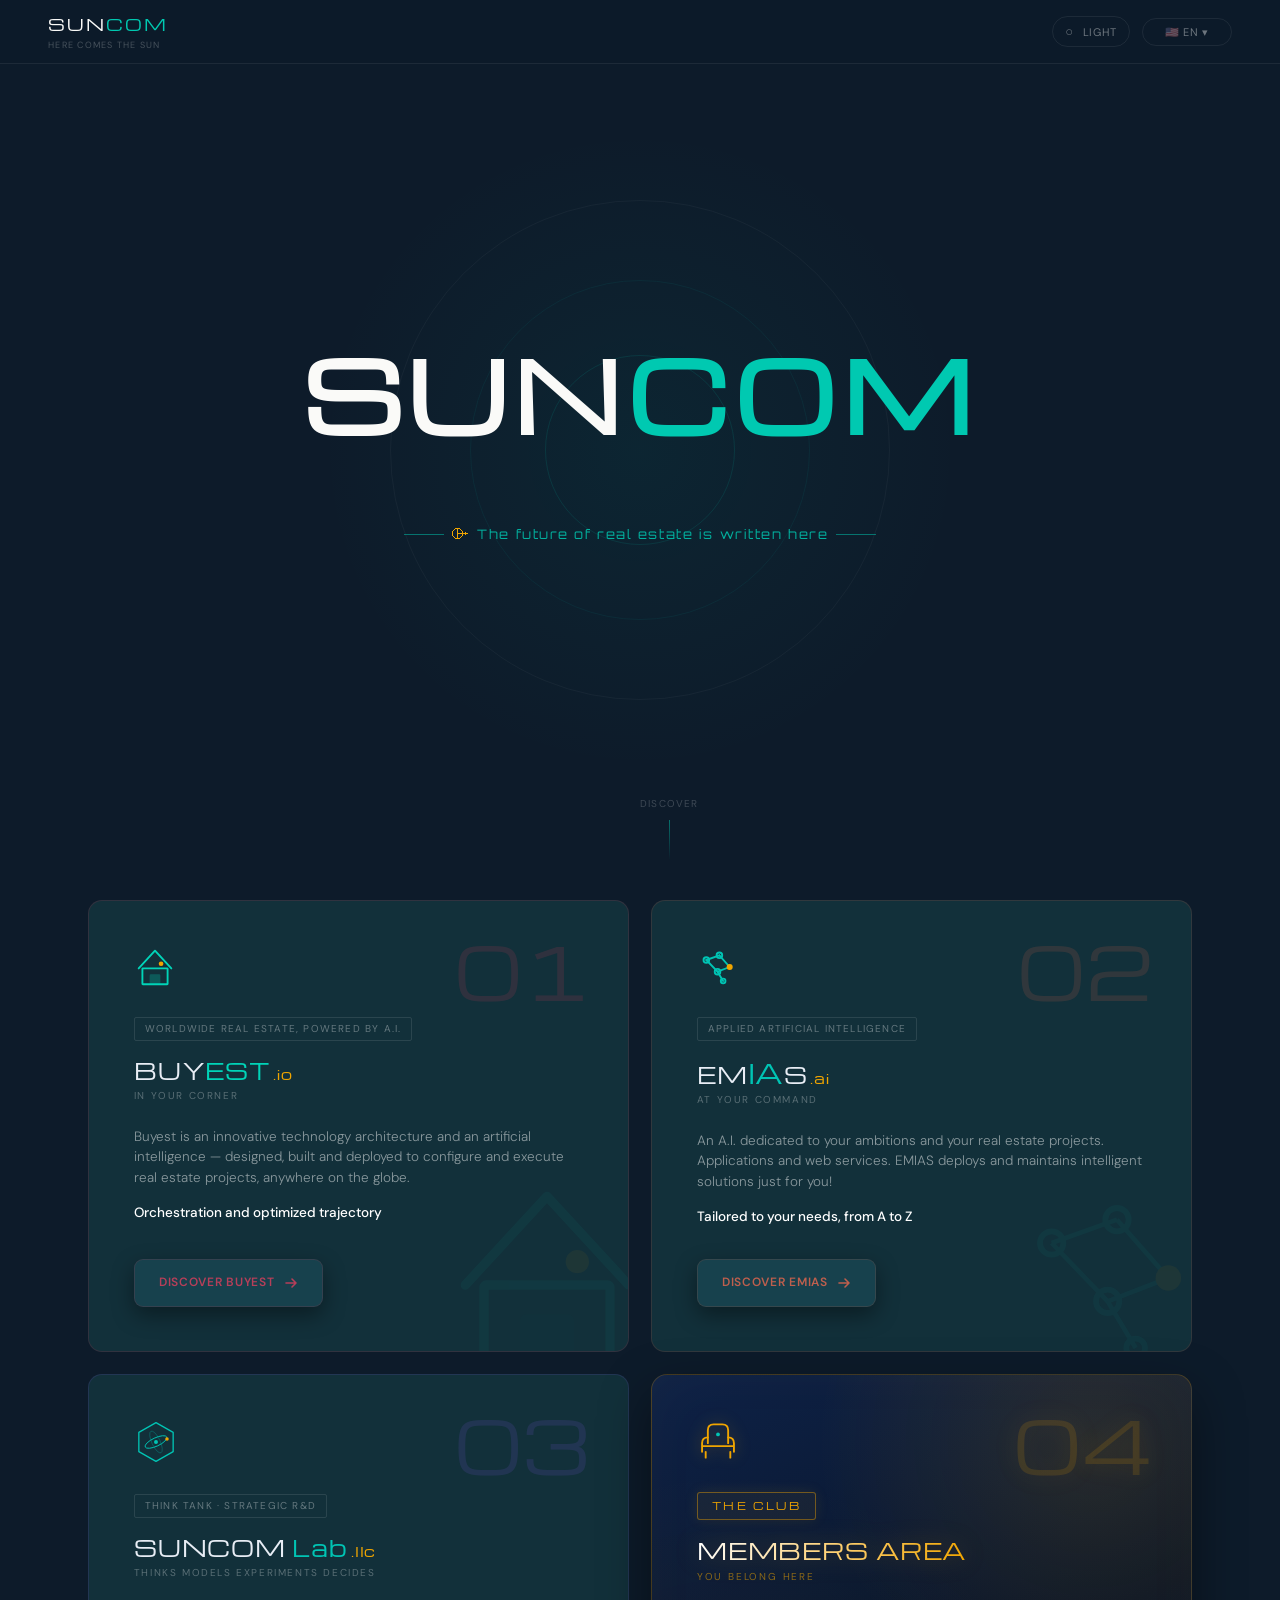
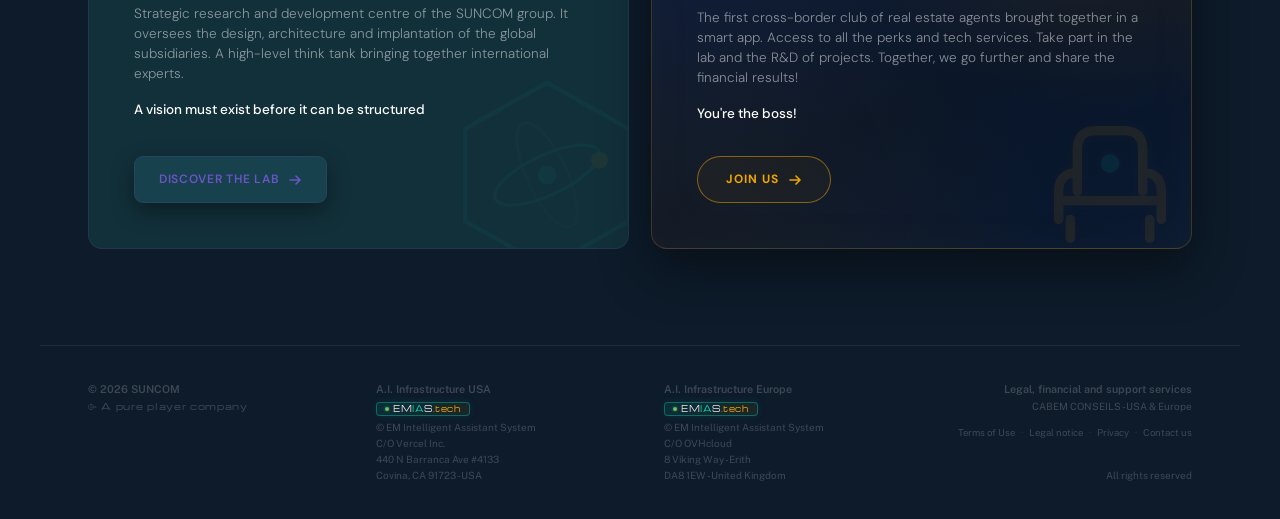
<file: index.html>
<!DOCTYPE html>
<!-- saved from url=(0040)file:///Users/EM/Downloads/index_67.html -->
<html lang="fr" translate="no"><head><meta http-equiv="Content-Type" content="text/html; charset=UTF-8">

<meta name="viewport" content="width=device-width, initial-scale=1.0">
<link href="https://fonts.googleapis.com/css2?family=Michroma&family=DM+Sans:wght@300;400;500&family=Orbitron:wght@300;400&display=swap" rel="stylesheet">
<link href="https://fonts.googleapis.com/css2?family=Public+Sans:wght@400;600&display=swap" rel="stylesheet">
<link rel="stylesheet" href="pied.css?v=1">
<title>SUNCOM — Here comes the sun</title>
<meta name="description" content="SUNCOM - Here Comes The Sun - Global real estate group powered by A.I.: Buyest, Emias, Suncom Lab... For individuals and professionals">
<meta name="robots" content="index, follow">
<link rel="canonical" href="https://suncom.estate/">
<!-- Open Graph — aperçu de partage (LinkedIn, WhatsApp, Facebook). Fallback figé en anglais ; les 6 langues sont mises à jour côté client par lang.js -->
<meta property="og:type" content="website">
<meta property="og:site_name" content="SUNCOM">
<meta property="og:title" content="SUNCOM — Here comes the sun">
<meta property="og:description" content="SUNCOM - Here Comes The Sun - Global real estate group powered by A.I.: Buyest, Emias, Suncom Lab... For individuals and professionals">
<meta property="og:url" content="https://suncom.estate/">
<meta property="og:locale" content="en_US">
<meta name="twitter:card" content="summary">
<meta name="twitter:title" content="SUNCOM — Here comes the sun">
<meta name="twitter:description" content="SUNCOM - Here Comes The Sun - Global real estate group powered by A.I.: Buyest, Emias, Suncom Lab... For individuals and professionals">
<link href="file:///Users/EM/Downloads/SUNCOM%20%E2%80%94%20Here%20comes%20the%20sun_files/css2" rel="stylesheet">
<style>
  *, *::before, *::after { box-sizing: border-box; margin: 0; padding: 0; }

  /* THÈMES */
  :root {
    --bg: #FAFAF8;
    --bg-bloc: #FAFAF8;
    --bg-bloc-hover: #F5F5F2;
    --bg-lab: #0D1B2A;
    --bg-lab-hover: #0f2235;
    --bg-nav: rgba(250,250,248,0.92);
    --border: rgba(0,0,0,0.08);
    --border-grid: #C8C7C2;
    --text: #0D1B2A;
    --text-sub: #6B6A65;
    --text-muted: #C8C7C2;
    --tag-color: #6B6A65;
    --tag-border: #C8C7C2;
    --num-color: rgba(0,0,0,0.04);
    --num-hover: rgba(0,201,177,0.09);
    --desc-color: #6B6A65;
    --link-color: #0D1B2A;
    --link-line: #0D1B2A;
    --nyc-color: rgba(255,255,255,0.04);
    --nyc-hover: rgba(0,201,177,0.08);
    --hero-ring: rgba(0,0,0,0.05);
    --footer-meta: #C8C7C2;
  }

  body.dark {
    --bg: #0D1B2A;
    --bg-bloc: #1A2B3C;
    --bg-bloc-hover: #1E2F40;
    --bg-lab: #0A1520;
    --bg-lab-hover: #0c1a28;
    --bg-nav: rgba(13,27,42,0.95);
    --border: rgba(255,255,255,0.07);
    --border-grid: rgba(255,255,255,0.06);
    --text: #FAFAF8;
    --text-sub: rgba(255,255,255,0.4);
    --text-muted: rgba(255,255,255,0.2);
    --tag-color: rgba(255,255,255,0.35);
    --tag-border: rgba(255,255,255,0.1);
    --num-color: rgba(255,255,255,0.03);
    --num-hover: rgba(0,201,177,0.06);
    --desc-color: rgba(255,255,255,0.5);
    --link-color: #00C9B1;
    --link-line: #00C9B1;
    --nyc-color: rgba(255,255,255,0.03);
    --nyc-hover: rgba(0,201,177,0.06);
    --hero-ring: rgba(255,255,255,0.04);
    --footer-meta: rgba(255,255,255,0.2);
  }

  html { scroll-behavior: smooth; }
  body {
    font-family: 'DM Sans', sans-serif;
    background: var(--bg);
    color: var(--text);
    font-size: 15px; line-height: 1.6;
    overflow-x: hidden;
    transition: background 0.4s, color 0.4s;
  }

  /* NAV */
  nav {
    position: fixed; top: 0; left: 0; right: 0; z-index: 200;
    padding: 0 3rem; height: 64px;
    display: flex; align-items: center; justify-content: space-between;
    background: var(--bg-nav);
    backdrop-filter: blur(12px);
    border-bottom: 1px solid var(--border);
    transition: background 0.4s, border-color 0.4s;
  }
  .nav-brand { display: flex; flex-direction: column; gap: 2px; }
  .nav-logo { font-family: 'Michroma', sans-serif; font-size: 16px; letter-spacing: 0.12em; color: var(--text); text-decoration: none; transition: color 0.4s; }
  .nav-logo span { color: #00C9B1; }
  .nav-tagline { font-size: 9px; letter-spacing: 0.14em; color: var(--text-sub); text-transform: uppercase; transition: color 0.4s; opacity: 0.6; }
  .nav-right { display: flex; align-items: center; gap: 12px; }

  /* TOGGLE */
  .theme-toggle {
    display: flex; align-items: center; gap: 9px;
    font-size: 11px; letter-spacing: 0.06em; text-transform: uppercase;
    color: var(--text-sub); cursor: pointer;
    border: 1px solid var(--border);
    padding: 6px 12px; border-radius: 20px;
    background: transparent;
    transition: all 0.2s; font-family: 'DM Sans', sans-serif;
  }
  .theme-toggle:hover { border-color: #00C9B1; color: #00C9B1; }
  .toggle-icon { font-size: 13px; transition: transform 0.4s; }

  .nav-cta {
    font-size: 12px; font-weight: 500; letter-spacing: 0.05em;
    color: var(--text); text-decoration: none;
    border: 1px solid var(--border);
    padding: 7px 18px; border-radius: 2px;
    transition: all 0.2s;
  }
  body:not(.dark) .nav-cta:hover { background: #0D1B2A; color: #FAFAF8; }
  body.dark .nav-cta { color: #00C9B1; border-color: rgba(0,201,177,0.3); }
  body.dark .nav-cta:hover { background: rgba(0,201,177,0.1); border-color: #00C9B1; }

  /* HERO */
  .hero {
    min-height: 100vh;
    display: flex; flex-direction: column; align-items: center; justify-content: center;
    text-align: center; padding: 120px 2rem 80px;
    position: relative; overflow: hidden;
  }
  .hero-glow {
    position: absolute; top: 50%; left: 50%;
    transform: translate(-50%, -50%);
    width: 700px; height: 700px; border-radius: 50%;
    background: radial-gradient(circle, rgba(0,201,177,0.06) 0%, transparent 65%);
    pointer-events: none;
  }
  .hero-ring {
    position: absolute; top: 50%; left: 50%;
    transform: translate(-50%, -50%);
    border-radius: 50%; border: 1px solid var(--hero-ring);
    pointer-events: none; transition: border-color 0.4s;
  }
  .hero-ring:nth-child(2) { width: 500px; height: 500px; }
  .hero-ring:nth-child(3) { width: 340px; height: 340px; border-color: rgba(0,201,177,0.07); }
  .hero-ring:nth-child(4) { width: 190px; height: 190px; border-color: rgba(0,201,177,0.12); }

  .hero-eyebrow {
    font-size: 15px; letter-spacing: 0.12em; text-transform: uppercase;
    color: #00C9B1; margin-bottom: 1.5rem;
    opacity: 0; animation: fadeUp 0.8s 0.2s forwards;
  }
  .hero-title {
    font-family: 'Michroma', sans-serif;
    font-size: clamp(52px, 8vw, 96px);
    letter-spacing: 0.06em; color: var(--text);
    line-height: 1; margin-bottom: 1rem;
    opacity: 0; animation: fadeUp 0.8s 0.4s forwards;
    transition: color 0.4s;
  }
  .hero-title span { color: #00C9B1; }
  .hero-sub {
    font-size: 13px; font-weight: 300; color: rgba(0,201,177,0.85); font-family: 'Orbitron', sans-serif;
    display: flex; align-items: center; gap: 8px;
    &::before { content: ''; display: block; width: 40px; height: 1px; background: rgba(0,201,177,0.5); }
    &::after { content: ''; display: block; width: 40px; height: 1px; background: rgba(0,201,177,0.5); }
    letter-spacing: 0.12em; margin-bottom: 3rem; margin-top: 4rem;

    opacity: 0; animation: fadeUp 0.8s 0.6s forwards;
    transition: color 0.4s;
  }
  .hero-scroll {
    position: absolute; bottom: 2.5rem; left: 50%; transform: translateX(-50%);
    display: flex; flex-direction: column; align-items: center; gap: 8px;
    opacity: 0; animation: fadeUp 0.8s 1.2s forwards;
  }
  .hero-scroll span { font-size: 10px; letter-spacing: 0.12em; text-transform: uppercase; color: var(--text-muted); transition: color 0.4s; }
  .scroll-line { width: 1px; height: 40px; background: linear-gradient(to bottom, rgba(0,201,177,0.5), transparent); animation: scrollPulse 2s ease-in-out infinite; }

  /* ===== GRID + CARTES ÉCOSYSTÈME (toujours sombres) ===== */
  .grid-section { padding: 0 3rem 6rem; max-width: 1200px; margin: 0 auto; }
  .grid {
    display: grid; grid-template-columns: 1fr 1fr; gap: 22px;
    align-items: stretch;
  }

  /* Base commune — fond sombre fixe, accent par carte via --accent */
  .bloc {
    background: #12303A; padding: 2.8rem;
    display: flex; flex-direction: column;
    position: relative; overflow: hidden; cursor: pointer;
    min-height: 340px; border-radius: 14px;
    border: 1px solid rgba(var(--accent-rgb), 0.13);
    transition: background 0.35s, border-color 0.4s, box-shadow 0.4s;
  }
  .bloc::after {
    content: ''; position: absolute; bottom: 0; left: 0; right: 0; height: 2px;
    background: rgba(var(--accent-rgb), 0.13);
    transform: scaleX(0); transform-origin: left;
    transition: transform 0.45s cubic-bezier(0.4,0,0.2,1), background 0.35s;
  }
  .bloc:hover::after { transform: scaleX(1); background: var(--accent); }
  .bloc:hover { background: #163a45; }
  .bloc:hover .cta { color: var(--accent); border-color: var(--accent); }

  .bloc-num {
    position: absolute; top: 2rem; right: 2.4rem;
    font-family: 'Michroma', sans-serif; font-size: 72px;
    line-height: 1; pointer-events: none; transition: color 0.35s;
    color: rgba(var(--accent-rgb), 0.13);
  }
  .bloc:hover .bloc-num { color: rgba(var(--accent-rgb), 0.22); }

  .bloc-watermark {
    position: absolute; bottom: -2rem; right: -1.5rem;
    width: 210px; height: 210px; opacity: 0.05;
    pointer-events: none; transition: opacity 0.35s;
  }
  .bloc:hover .bloc-watermark { opacity: 0.09; }

  .bloc-logo { margin-bottom: 1.4rem; }

  .bloc-tag {
    font-size: 10px; letter-spacing: 0.12em; text-transform: uppercase;
    color: rgba(255,255,255,0.35); border: 1px solid rgba(255,255,255,0.1);
    display: inline-block; padding: 3px 10px; border-radius: 2px;
    margin-bottom: 1.2rem; width: fit-content;
  }
  .bloc-title {
    font-family: 'Michroma', sans-serif; font-size: 22px;
    letter-spacing: 0.04em; line-height: 1; margin-bottom: 0;
    display: flex; align-items: baseline;
  }
  .bloc-slogan { margin-bottom: 1.3rem; }
  .slogan-min { font-size: 10px; letter-spacing: 0.16em; text-transform: uppercase; color: rgba(255,255,255,0.30); }

  .bloc-desc { font-size: 13.5px; font-weight: 300; color: rgba(255,255,255,0.5); line-height: 1.5; flex: 1; margin-bottom: 2rem; }
  .bloc-accroche { display: block; margin-top: 0.95rem; color: #ffffff; font-weight: 500; }

  /* Wordmarks (couleurs de marque, en dur) */
  .wm-buy, .wm-em, .wm-s, .wm-suncom { color: #E8EDF5; }
  .wm-est { color: #00D4B8; }
  .wm-io  { color: #F0A500; font-size: 14px; margin-left: 2px; }
  .wm-ia  { color: #00C4B4; font-size: 26px; }
  .wm-ai  { color: #F0A500; font-size: 14px; margin-left: 2px; }
  .wm-lab { color: #00C4B4; margin-left: 0.28em; }
  .wm-llc { color: #F0A500; font-size: 14px; margin-left: 3px; letter-spacing: 0.06em; }

  /* Bouton (modèle C, accent par carte) */
  .cta {
    align-self: flex-start;
    display: inline-flex; align-items: center; gap: 9px;
    font-family: 'DM Sans', sans-serif;
    font-size: 12px; font-weight: 600; letter-spacing: 0.06em; text-transform: uppercase;
    text-decoration: none; cursor: pointer; position: relative; z-index: 2;
    background: #17414d; color: rgba(var(--accent-rgb), 0.72);
    border: 1px solid rgba(var(--accent-rgb), 0.13);
    padding: 13px 24px; border-radius: 9px;
    box-shadow: 0 8px 22px rgba(0,0,0,0.4);
    transition: transform 0.25s cubic-bezier(0.4,0,0.2,1), box-shadow 0.25s, background 0.25s, border-color 0.25s, color 0.25s;
  }
  .cta:hover {
    transform: translateY(-3px); background: #1b4b58;
    box-shadow: 0 16px 34px rgba(0,0,0,0.5), 0 0 0 1px rgba(var(--accent-rgb), 0.35);
  }
  .cta svg { transition: transform 0.25s; }
  .cta:hover svg { transform: translateX(4px); }

  /* Accents par carte */
  .bloc-buyest { --accent: #F43F5E; --accent-rgb: 244,63,94; }
  .bloc-emias  { --accent: #FF6B4D; --accent-rgb: 255,107,77; }
  .bloc-lab    { --accent: #8B5CF6; --accent-rgb: 139,92,246; }

  /* ===== Carte 04 — LE CLUB (navy & gold, premium) ===== */
  .bloc-club {
    --accent: #F0A500; --accent-rgb: 240,165,0;
    border-radius: 16px; border: 1px solid rgba(240,165,0,0.22);
    background:
      radial-gradient(circle at 82% 14%, rgba(240,165,0,0.13), transparent 46%),
      radial-gradient(circle at 14% 88%, rgba(240,165,0,0.05), transparent 52%),
      linear-gradient(155deg, #0e2247 0%, #081428 62%, #0a1a32 100%);
    box-shadow: 0 20px 52px rgba(0,0,0,0.42), inset 0 0 60px rgba(240,165,0,0.03);
  }
  .bloc-club::after { background: linear-gradient(90deg, #F0A500, #FFC24D); }
  .bloc-club:hover {
    background:
      radial-gradient(circle at 82% 14%, rgba(240,165,0,0.15), transparent 46%),
      radial-gradient(circle at 14% 88%, rgba(240,165,0,0.06), transparent 52%),
      linear-gradient(155deg, #0e2247 0%, #081428 62%, #0a1a32 100%);
    border-color: rgba(240,165,0,0.42);
    box-shadow: 0 24px 60px rgba(0,0,0,0.5), inset 0 0 70px rgba(240,165,0,0.05);
  }
  .bloc-club .bloc-num {
    font-family: 'Michroma', sans-serif; font-size: 72px;
    color: rgba(240,165,0,0.14); text-shadow: 0 0 26px rgba(240,165,0,0.12);
  }
  .bloc-club:hover .bloc-num { color: rgba(240,165,0,0.26); }
  .bloc-club .bloc-watermark { opacity: 0.09; filter: drop-shadow(0 0 6px rgba(240,165,0,0.3)); }
  .bloc-club:hover .bloc-watermark { opacity: 0.14; }
  .bloc-club .bloc-logo { filter: drop-shadow(0 0 8px rgba(240,165,0,0.35)); }
  .bloc-club .bloc-tag {
    font-family: 'Michroma', sans-serif; letter-spacing: 0.24em;
    color: #F0A500; border: 1px solid rgba(240,165,0,0.42);
    background: rgba(240,165,0,0.05); padding: 5px 14px; border-radius: 3px;
    box-shadow: 0 0 14px rgba(240,165,0,0.10);
  }
  .bloc-club .bloc-title {
    display: block; font-family: 'Michroma', sans-serif;
    font-size: 22px; letter-spacing: 0.04em; line-height: 1.1;
    background: linear-gradient(100deg, #ffffff 0%, #FFD37A 48%, #F0A500 100%);
    -webkit-background-clip: text; background-clip: text;
    -webkit-text-fill-color: transparent; color: transparent;
    filter: drop-shadow(0 0 12px rgba(240,165,0,0.28)); width: fit-content;
  }
  .bloc-club .slogan-min { color: rgba(240,165,0,0.55); letter-spacing: 0.18em; }
  .bloc-club .cta {
    background: rgba(240,165,0,0.04); color: #F0A500;
    border: 1px solid rgba(240,165,0,0.5);
    padding: 13px 28px; border-radius: 999px; box-shadow: none;
    font-weight: 700; letter-spacing: 0.08em;
  }
  .bloc-club:hover .cta { color: #F0A500; border-color: rgba(240,165,0,0.5); }
  .bloc-club .cta:hover {
    transform: translateY(-3px);
    background: rgba(240,165,0,0.10); border-color: #F0A500;
    box-shadow: 0 0 22px rgba(240,165,0,0.16);
  }

  /* FOOTER — widget EMIAS repris à l'identique de buyest.io */
  footer {
    border-top: 1px solid var(--border); padding: 2.2rem 3rem;
    max-width: 1200px; margin: 0 auto; transition: border-color 0.4s;
  }
  /* Pied commun (pied.css) : seule la couleur est propre au site — la couleur discrète de l'ancien pied */
  .pc { color: var(--footer-meta); transition: color 0.4s; }
  body:not(.dark) .pc { --pc-badge-texte: var(--text); }

  @keyframes fadeUp { from { opacity: 0; transform: translateY(20px); } to { opacity: 1; transform: translateY(0); } }
  @keyframes scrollPulse { 0%, 100% { opacity: 0.3; } 50% { opacity: 1; } }
  @keyframes pulse { 0%, 100% { opacity: 1; transform: scale(1); } 50% { opacity: 0.35; transform: scale(0.65); } }

  @media (max-width: 700px) {
    nav { padding: 0 1.25rem; }
    .nav-tagline { font-size: 8px; letter-spacing: 0.1em; }
    .grid-section { padding: 0 0 4rem; }
    .grid { grid-template-columns: 1fr; }
    .bloc { padding: 2rem; }
    footer { padding: 1.5rem; }
  }
</style>
</head>
<body class="dark">

<nav>
  <div class="nav-brand">
    <a href="index.html" class="nav-logo" id="suncom-logo">SUN<span>COM</span></a>
    <span class="nav-tagline">Here comes the sun</span>
  </div>
  <div class="nav-right">
    <button class="theme-toggle" id="themeToggle">
      <span class="toggle-icon" id="toggleIcon">◑</span>
      <span id="toggleLabel">Dark</span>
    </button>
    <div id="langSelector"></div>
  </div>
</nav>

<section class="hero">
  <div class="hero-glow"></div>
  <div class="hero-ring"></div>
  <div class="hero-ring"></div>
  <div class="hero-ring"></div>
  <h1 class="hero-title">SUN<span>COM</span></h1>
  <p class="hero-sub"><span style="color:#F0A500;font-size:16px;">⌱</span> <span data-i18n="hero_sub">Le futur de l'immobilier s'écrit ici</span></p>
  <div class="hero-scroll">
    <span data-i18n="hero_scroll">Découvrir</span>
    <div class="scroll-line"></div>
  </div>
</section>

<div class="grid-section" id="blocs">
  <div class="grid">

    <!-- 01 · BUYEST -->
    <div class="bloc bloc-buyest">
      <div class="bloc-num">01</div>
      <svg class="bloc-watermark" viewBox="0 0 90 90" fill="none" xmlns="http://www.w3.org/2000/svg">
        <polyline points="10,48 45,10 80,48" stroke="#00D4B8" stroke-width="4" stroke-linecap="round" stroke-linejoin="round"/>
        <rect x="18" y="48" width="54" height="34" rx="1" stroke="#00D4B8" stroke-width="4" fill="none"/>
        <rect x="35" y="62" width="20" height="20" rx="1" fill="#00D4B8" opacity="0.25" stroke="#00D4B8" stroke-width="3"/>
        <circle cx="58" cy="38" r="5" fill="#F0A500"/>
      </svg>
      <div class="bloc-logo">
        <svg width="42" height="42" viewBox="0 0 90 90" fill="none" xmlns="http://www.w3.org/2000/svg">
          <polyline points="10,48 45,10 80,48" stroke="#00D4B8" stroke-width="4" stroke-linecap="round" stroke-linejoin="round"/>
          <rect x="18" y="48" width="54" height="34" rx="1" stroke="#00D4B8" stroke-width="4" fill="none"/>
          <rect x="35" y="62" width="20" height="20" rx="1" fill="#00D4B8" opacity="0.25" stroke="#00D4B8" stroke-width="3"/>
          <circle cx="58" cy="38" r="5" fill="#F0A500"/>
        </svg>
      </div>
      <span class="bloc-tag" data-i18n="b1_tag">L'Immobilier Mondial par I.A.</span>
      <div class="bloc-title" translate="no"><span class="wm-buy">BUY</span><span class="wm-est">EST</span><span class="wm-io">.io</span></div>
      <div class="bloc-slogan"><span class="slogan-min" translate="no">In your corner</span></div>
      <p class="bloc-desc"><span data-i18n="b1_desc">Buyest est une architecture technologique innovante et une intelligence artificielle, pensée, conçue et déployée pour configurer et exécuter des projets immobiliers, en tout point du globe.</span><span class="bloc-accroche" data-i18n="b1_acc">Orchestration et trajectoire optimisée</span></p>
      <a href="https://buyest.io" class="cta" target="_blank" rel="noopener">
        <span data-i18n="b1_link">Découvrir Buyest</span>
        <svg width="14" height="14" viewBox="0 0 14 14" fill="none"><path d="M2 7h10M8 3l4 4-4 4" stroke="currentColor" stroke-width="1.6" stroke-linecap="round" stroke-linejoin="round"></path></svg>
      </a>
    </div>

    <!-- 02 · EMIAS -->
    <div class="bloc bloc-emias">
      <div class="bloc-num">02</div>
      <svg class="bloc-watermark" viewBox="0 0 90 90" fill="none" xmlns="http://www.w3.org/2000/svg">
        <line x1="20" y1="30" x2="48" y2="20" stroke="#00C4B4" stroke-width="2"/>
        <line x1="20" y1="30" x2="44" y2="55" stroke="#00C4B4" stroke-width="2"/>
        <line x1="48" y1="20" x2="70" y2="45" stroke="#00C4B4" stroke-width="2"/>
        <line x1="44" y1="55" x2="70" y2="45" stroke="#00C4B4" stroke-width="2"/>
        <line x1="44" y1="55" x2="56" y2="75" stroke="#00C4B4" stroke-width="2"/>
        <circle cx="20" cy="30" r="5" fill="none" stroke="#00C4B4" stroke-width="2.5"/>
        <circle cx="48" cy="20" r="5" fill="none" stroke="#00C4B4" stroke-width="2.5"/>
        <circle cx="70" cy="45" r="5.5" fill="#F0A500"/>
        <circle cx="44" cy="55" r="5" fill="none" stroke="#00C4B4" stroke-width="2.5"/>
        <circle cx="56" cy="75" r="4" fill="none" stroke="#00C4B4" stroke-width="2.5"/>
      </svg>
      <div class="bloc-logo">
        <svg width="42" height="42" viewBox="0 0 90 90" fill="none" xmlns="http://www.w3.org/2000/svg">
          <line x1="20" y1="30" x2="48" y2="20" stroke="#00C4B4" stroke-width="4" stroke-linecap="round"/>
          <line x1="20" y1="30" x2="44" y2="55" stroke="#00C4B4" stroke-width="4" stroke-linecap="round"/>
          <line x1="48" y1="20" x2="70" y2="45" stroke="#00C4B4" stroke-width="4" stroke-linecap="round"/>
          <line x1="44" y1="55" x2="70" y2="45" stroke="#00C4B4" stroke-width="4" stroke-linecap="round"/>
          <line x1="44" y1="55" x2="56" y2="75" stroke="#00C4B4" stroke-width="4" stroke-linecap="round"/>
          <circle cx="20" cy="30" r="6" fill="none" stroke="#00C4B4" stroke-width="4"/>
          <circle cx="48" cy="20" r="6" fill="none" stroke="#00C4B4" stroke-width="4"/>
          <circle cx="70" cy="45" r="6.5" fill="#F0A500"/>
          <circle cx="44" cy="55" r="6" fill="none" stroke="#00C4B4" stroke-width="4"/>
          <circle cx="56" cy="75" r="5" fill="none" stroke="#00C4B4" stroke-width="4"/>
        </svg>
      </div>
      <span class="bloc-tag" data-i18n="b2_tag">Intelligence Artificielle Appliquée</span>
      <div class="bloc-title" translate="no"><span class="wm-em">EM</span><span class="wm-ia">IA</span><span class="wm-s">S</span><span class="wm-ai">.ai</span></div>
      <div class="bloc-slogan"><span class="slogan-min" translate="no">At your command</span></div>
      <p class="bloc-desc"><span data-i18n="b2_desc">Une I.A. dédiée à vos ambitions et à vos projets immobiliers. Applicatifs et web services. EMIAS déploie et maintient des solutions intelligentes rien que pour vous&nbsp;!</span><span class="bloc-accroche" data-i18n="b2_acc">Taillée pour vos besoins de A à Z</span></p>
      <a href="https://buyest.io/emias/" class="cta" target="_blank" rel="noopener">
        <span data-i18n="b2_link">Découvrir EMIAS</span>
        <svg width="14" height="14" viewBox="0 0 14 14" fill="none"><path d="M2 7h10M8 3l4 4-4 4" stroke="currentColor" stroke-width="1.6" stroke-linecap="round" stroke-linejoin="round"></path></svg>
      </a>
    </div>

    <!-- 03 · SUNCOM Lab -->
    <div class="bloc bloc-lab">
      <div class="bloc-num">03</div>
      <svg class="bloc-watermark" viewBox="0 0 200 200" fill="none" xmlns="http://www.w3.org/2000/svg">
        <polygon points="100,12 178,56 178,144 100,188 22,144 22,56" fill="none" stroke="#00C4B4" stroke-width="4" stroke-linejoin="round"/>
        <ellipse cx="100" cy="100" rx="54" ry="19" fill="none" stroke="#00C4B4" stroke-width="3" transform="rotate(-25 100 100)"/>
        <ellipse cx="100" cy="100" rx="19" ry="54" fill="none" stroke="rgba(0,196,180,0.5)" stroke-width="2.5" transform="rotate(-25 100 100)"/>
        <circle cx="100" cy="100" r="9" fill="#00C4B4"/>
        <circle cx="150" cy="86" r="8" fill="#F0A500"/>
      </svg>
      <div class="bloc-logo">
        <svg width="44" height="44" viewBox="0 0 200 200" fill="none" xmlns="http://www.w3.org/2000/svg">
          <polygon points="100,12 178,56 178,144 100,188 22,144 22,56" fill="none" stroke="#00C4B4" stroke-width="6" stroke-linejoin="round"/>
          <ellipse cx="100" cy="100" rx="54" ry="19" fill="none" stroke="#00C4B4" stroke-width="4" transform="rotate(-25 100 100)"/>
          <ellipse cx="100" cy="100" rx="19" ry="54" fill="none" stroke="rgba(0,196,180,0.4)" stroke-width="3" transform="rotate(-25 100 100)"/>
          <circle cx="100" cy="100" r="9" fill="#00C4B4"/>
          <circle cx="150" cy="86" r="8" fill="#F0A500"/>
        </svg>
      </div>
      <span class="bloc-tag" data-i18n="b3_tag">Think Tank · R&amp;D Stratégique</span>
      <div class="bloc-title" translate="no"><span class="wm-suncom">SUNCOM</span><span class="wm-lab">Lab</span><span class="wm-llc">.llc</span></div>
      <div class="bloc-slogan"><span class="slogan-min" translate="no">Thinks Models Experiments Decides</span></div>
      <p class="bloc-desc"><span data-i18n="b3_desc">Centre de recherche et développement stratégique du groupe SUNCOM. Il pilote la conception, l'architecture et l'implantation des filiales mondiales. Structure de réflexion de haut niveau réunissant des experts internationaux.</span><span class="bloc-accroche" data-i18n="b3_acc">Une vision doit exister avant de se structurer</span></p>
      <a href="https://www.suncom-lab.llc" class="cta" target="_blank" rel="noopener">
        <span data-i18n="b3_link">Découvrir le Lab</span>
        <svg width="14" height="14" viewBox="0 0 14 14" fill="none"><path d="M2 7h10M8 3l4 4-4 4" stroke="currentColor" stroke-width="1.6" stroke-linecap="round" stroke-linejoin="round"></path></svg>
      </a>
    </div>

    <!-- 04 · LE CLUB -->
    <div class="bloc bloc-club">
      <div class="bloc-num">04</div>
      <svg class="bloc-watermark" viewBox="0 0 90 90" fill="none" xmlns="http://www.w3.org/2000/svg">
        <path d="M31 52 L31 34 Q31 26 39 26 L51 26 Q59 26 59 34 L59 52" fill="none" stroke="#F0A500" stroke-width="4" stroke-linecap="round" stroke-linejoin="round"/>
        <path d="M31 44 Q23 44 23 52 L23 64" fill="none" stroke="#F0A500" stroke-width="4" stroke-linecap="round" stroke-linejoin="round"/>
        <path d="M59 44 Q67 44 67 52 L67 64" fill="none" stroke="#F0A500" stroke-width="4" stroke-linecap="round" stroke-linejoin="round"/>
        <line x1="24" y1="56" x2="66" y2="56" stroke="#F0A500" stroke-width="4" stroke-linecap="round"/>
        <line x1="28" y1="64" x2="28" y2="72" stroke="#F0A500" stroke-width="4" stroke-linecap="round"/>
        <line x1="62" y1="64" x2="62" y2="72" stroke="#F0A500" stroke-width="4" stroke-linecap="round"/>
        <circle cx="45" cy="40" r="4" fill="#00C4B4"/>
      </svg>
      <div class="bloc-logo">
        <svg width="42" height="42" viewBox="16 20 58 58" fill="none" xmlns="http://www.w3.org/2000/svg">
          <path d="M31 52 L31 34 Q31 26 39 26 L51 26 Q59 26 59 34 L59 52" fill="none" stroke="#F0A500" stroke-width="2.6" stroke-linecap="round" stroke-linejoin="round"/>
          <path d="M31 44 Q23 44 23 52 L23 64" fill="none" stroke="#F0A500" stroke-width="2.6" stroke-linecap="round" stroke-linejoin="round"/>
          <path d="M59 44 Q67 44 67 52 L67 64" fill="none" stroke="#F0A500" stroke-width="2.6" stroke-linecap="round" stroke-linejoin="round"/>
          <line x1="24" y1="56" x2="66" y2="56" stroke="#F0A500" stroke-width="2.6" stroke-linecap="round"/>
          <line x1="28" y1="64" x2="28" y2="72" stroke="#F0A500" stroke-width="2.6" stroke-linecap="round"/>
          <line x1="62" y1="64" x2="62" y2="72" stroke="#F0A500" stroke-width="2.6" stroke-linecap="round"/>
          <circle cx="45" cy="40" r="2.6" fill="#00C4B4"/>
        </svg>
      </div>
      <span class="bloc-tag" data-i18n="b4_tag">Le Club</span>
      <div class="bloc-title" data-i18n="b4_title">ESPACE MEMBRES</div>
      <div class="bloc-slogan"><span class="slogan-min" translate="no">You belong here</span></div>
      <p class="bloc-desc"><span data-i18n="b4_desc">Le premier club transfrontalier de mandataires immobiliers réunis dans une appli intelligente. Accès à tous les avantages et services tech. Participation au laboratoire et à la R&amp;D des projets. Tous ensemble, nous allons plus loin et partageons les résultats financiers&nbsp;!</span><span class="bloc-accroche" data-i18n="b4_acc">C'est vous le patron&nbsp;!</span></p>
      <a href="#" class="cta" id="club-join-btn" role="button" aria-haspopup="dialog">
        <span data-i18n="b4_link">Nous rejoindre</span>
        <svg width="14" height="14" viewBox="0 0 14 14" fill="none"><path d="M2 7h10M8 3l4 4-4 4" stroke="currentColor" stroke-width="1.6" stroke-linecap="round" stroke-linejoin="round"></path></svg>
      </a>
    </div>

  </div>
</div>

<footer>
  <!-- Pied commun suncom.estate · suncom-lab.llc · buyest.io (03/11/2026) : style pied.css, traductions pied.js -->
  <div class="pc-cadre"><div class="pc">
    <div class="pc-copy"><p class="pc-titre">© 2026 SUNCOM</p><p class="pc-pp" translate="no">⌱ A pure player company</p></div>
    <div class="pc-usa">
      <p class="pc-titre" data-pc-t="usa">A.I. Infrastructure USA</p>
      <p class="pc-emias"><a href="https://emias.tech" class="pc-badge" target="_blank" rel="noopener" translate="no"><span class="pc-point"></span><span class="pc-wm"><span class="pc-em">EM</span><span class="pc-ia">IA</span><span class="pc-s">S</span><span class="pc-tech">.tech</span></span></a></p>
      <p class="pc-doux" translate="no">© EM Intelligent Assistant System</p>
      <p class="pc-doux pc-adr" translate="no">C/O Vercel Inc.<br>440 N Barranca Ave #4133<br>Covina, CA 91723 - USA</p>
    </div>
    <div class="pc-eu">
      <p class="pc-titre" data-pc-t="eu">A.I. Infrastructure Europe</p>
      <p class="pc-emias"><a href="https://emias.tech" class="pc-badge" target="_blank" rel="noopener" translate="no"><span class="pc-point"></span><span class="pc-wm"><span class="pc-em">EM</span><span class="pc-ia">IA</span><span class="pc-s">S</span><span class="pc-tech">.tech</span></span></a></p>
      <p class="pc-doux" translate="no">© EM Intelligent Assistant System</p>
      <p class="pc-doux pc-adr"><span translate="no">C/O OVHcloud<br>8 Viking Way - Erith</span><br>DA8 1EW - <span data-pc-t="ru">United Kingdom</span></p>
    </div>
    <div class="pc-cab">
      <p class="pc-titre" data-pc-t="sous">Legal, financial and support services</p>
      <p class="pc-doux"><span translate="no">CABEM CONSEILS</span> - <span data-pc-t="zone">USA &amp; Europe</span></p>
      <p class="pc-liens"><a href="?legal=cgu" data-pc-t="cgu">Terms of Use</a><i aria-hidden="true">·</i><a href="?legal=mentions" data-pc-t="mentions">Legal notice</a><i aria-hidden="true">·</i><a href="?legal=confidentialite" data-pc-t="conf">Privacy</a><i aria-hidden="true">·</i><a href="mailto:contact@suncom-lab.llc" data-pc-t="ecrire">Contact us</a></p>
      <p class="pc-doux pc-droits" data-pc-t="droits">All rights reserved</p>
    </div>
  </div></div>
</footer>

<!-- ===== Modale LE CLUB — formulaire de candidature ===== -->
<style>
  .cm-overlay{position:fixed;inset:0;z-index:1000;display:flex;align-items:flex-start;justify-content:center;padding:5vh 16px;background:rgba(4,10,20,0.74);backdrop-filter:blur(6px);-webkit-backdrop-filter:blur(6px);overflow-y:auto;}
  .cm-overlay[hidden]{display:none;}
  .cm-box{position:relative;width:100%;max-width:620px;border-radius:16px;border:1px solid rgba(240,165,0,0.30);
    background:radial-gradient(circle at 84% 4%, rgba(240,165,0,0.13), transparent 44%),linear-gradient(155deg,#0e2247 0%,#081428 62%,#0a1a32 100%);
    box-shadow:0 30px 80px rgba(0,0,0,0.62), inset 0 0 70px rgba(240,165,0,0.04);
    padding:34px 32px 30px;color:#e8eef6;font-family:'DM Sans',sans-serif;}
  .cm-box::before{content:"";position:absolute;top:0;left:0;right:0;height:3px;border-radius:16px 16px 0 0;background:linear-gradient(90deg,#F0A500,#FFC24D);}
  .cm-close{position:absolute;top:13px;right:15px;background:none;border:none;color:rgba(240,165,0,0.75);font-size:20px;line-height:1;cursor:pointer;padding:6px;border-radius:6px;transition:.2s;}
  .cm-close:hover{color:#F0A500;background:rgba(240,165,0,0.08);}
  .cm-tag{display:inline-block;font-family:'Michroma',sans-serif;font-size:10px;letter-spacing:.24em;color:#F0A500;border:1px solid rgba(240,165,0,0.42);background:rgba(240,165,0,0.05);padding:5px 12px;border-radius:3px;}
  .cm-title{margin:14px 0 7px;font-family:'Michroma',sans-serif;font-size:20px;line-height:1.28;
    background:linear-gradient(100deg,#ffffff 0%,#FFD37A 48%,#F0A500 100%);-webkit-background-clip:text;background-clip:text;-webkit-text-fill-color:transparent;color:transparent;width:fit-content;}
  .cm-sub{font-size:13.5px;line-height:1.55;color:rgba(232,238,246,0.72);margin-bottom:20px;}
  .cm-form{display:flex;flex-direction:column;gap:13px;}
  .cm-row{display:flex;gap:13px;}
  .cm-row>*{flex:1;min-width:0;}
  .cm-field{display:flex;flex-direction:column;gap:5px;}
  .cm-label{font-size:11px;letter-spacing:.05em;text-transform:uppercase;color:rgba(240,165,0,0.74);}
  .cm-field input,.cm-field select{width:100%;padding:11px 13px;border-radius:8px;border:1px solid rgba(240,165,0,0.22);background:rgba(255,255,255,0.03);color:#eef3f9;font-family:'DM Sans',sans-serif;font-size:14px;transition:.2s;}
  .cm-field input::placeholder{color:rgba(232,238,246,0.34);}
  .cm-field input:focus,.cm-field select:focus{outline:none;border-color:#F0A500;box-shadow:0 0 0 3px rgba(240,165,0,0.14);background:rgba(255,255,255,0.05);}
  .cm-field select{appearance:none;-webkit-appearance:none;background-image:linear-gradient(45deg,transparent 50%,rgba(240,165,0,0.7) 50%),linear-gradient(135deg,rgba(240,165,0,0.7) 50%,transparent 50%);background-position:calc(100% - 18px) 19px,calc(100% - 13px) 19px;background-size:5px 5px,5px 5px;background-repeat:no-repeat;}
  .cm-field select option{background:#0a1a32;color:#eef3f9;}
  .cm-consent{display:flex;gap:11px;align-items:flex-start;margin-top:6px;padding:14px 15px;border-radius:10px;border:1px solid rgba(240,165,0,0.18);background:rgba(240,165,0,0.03);}
  .cm-consent input{appearance:none;-webkit-appearance:none;margin-top:2px;width:20px;height:20px;flex:0 0 auto;border-radius:50%;border:1px solid rgba(240,165,0,0.5);background:rgba(0,0,0,0.32);cursor:pointer;position:relative;transition:.2s;}
  .cm-consent input:hover{border-color:#F0A500;}
  .cm-consent input:checked{background:#F0A500;border-color:#F0A500;}
  .cm-consent input:checked::after{content:"";position:absolute;left:6.5px;top:3px;width:4px;height:8px;border:solid #0a1a32;border-width:0 2px 2px 0;transform:rotate(45deg);}
  .cm-consent input:focus-visible{outline:none;box-shadow:0 0 0 3px rgba(240,165,0,0.25);}
  .cm-consent-text{font-size:12px;line-height:1.5;color:rgba(232,238,246,0.82);}
  .cm-consent-text strong{color:#F5D98A;font-weight:600;}
  .cm-consent-text ul{margin:7px 0 0;padding-left:16px;}
  .cm-consent-text li{margin:4px 0;}
  .cm-submit{margin-top:9px;padding:14px;border-radius:999px;border:1px solid #F0A500;cursor:pointer;
    background:linear-gradient(100deg,#FFD37A,#F0A500 60%,#C7861F);color:#0a1a32;font-family:'DM Sans',sans-serif;font-weight:700;letter-spacing:.06em;font-size:14px;
    box-shadow:0 10px 26px rgba(240,165,0,0.22);transition:.2s;}
  .cm-submit:hover{transform:translateY(-2px);box-shadow:0 14px 32px rgba(240,165,0,0.30);}
  .cm-note{font-size:11px;line-height:1.5;color:rgba(232,238,246,0.5);text-align:center;margin-top:2px;}
  .cm-other[hidden]{display:none;}
  @media(max-width:560px){
    .cm-overlay{padding:0;align-items:stretch;}
    .cm-box{max-width:none;border-radius:0;min-height:100%;padding:26px 18px 26px;}
    .cm-row{flex-direction:column;gap:13px;}
  }
</style>

<div id="club-modal" class="cm-overlay" role="dialog" aria-modal="true" aria-labelledby="cm-title" hidden>
  <div class="cm-box">
    <button type="button" class="cm-close" data-cm-close aria-label="Fermer">&#10005;</button>
    <span class="cm-tag" data-i18n="cm_tag">Le Club</span>
    <h2 id="cm-title" class="cm-title" data-i18n="cm_title">Rejoindre l'Espace Membres</h2>
    <p class="cm-sub" data-i18n="cm_sub">Rejoignez le premier club transfrontalier de professionnels de l'immobilier. Merci de renseigner vos informations&nbsp;:</p>

    <form id="cm-form" class="cm-form" novalidate>
      <div class="cm-row">
        <div class="cm-field"><label class="cm-label" for="cm-prenom" data-i18n="cm_l_prenom">Prénom *</label><input id="cm-prenom" name="prenom" type="text" autocomplete="given-name" required></div>
        <div class="cm-field"><label class="cm-label" for="cm-nom" data-i18n="cm_l_nom">Nom *</label><input id="cm-nom" name="nom" type="text" autocomplete="family-name" required></div>
      </div>
      <div class="cm-row">
        <div class="cm-field"><label class="cm-label" for="cm-email" data-i18n="cm_l_email">E-mail *</label><input id="cm-email" name="email" type="email" autocomplete="email" required></div>
        <div class="cm-field"><label class="cm-label" for="cm-tel" data-i18n="cm_l_tel">Téléphone *</label><input id="cm-tel" name="tel" type="tel" autocomplete="tel" required></div>
      </div>
      <div class="cm-field"><label class="cm-label" for="cm-societe" data-i18n="cm_l_societe">Société / Enseigne</label><input id="cm-societe" name="societe" type="text" autocomplete="organization"></div>
      <div class="cm-field">
        <label class="cm-label" for="cm-statut" data-i18n="cm_l_statut">Statut / Rôle *</label>
        <select id="cm-statut" name="statut" required>
          <option value="" disabled selected data-i18n="cm_opt_ph">Sélectionnez votre statut…</option>
          <option value="mandataire" data-i18n="cm_opt_1">Mandataire immobilier indépendant</option>
          <option value="agent-co" data-i18n="cm_opt_2">Agent commercial en immobilier</option>
          <option value="negociateur" data-i18n="cm_opt_3">Négociateur immobilier</option>
          <option value="agent-t" data-i18n="cm_opt_4">Agent immobilier (titulaire carte T)</option>
          <option value="directeur" data-i18n="cm_opt_5">Directeur / Responsable d'agence</option>
          <option value="chasseur" data-i18n="cm_opt_6">Chasseur immobilier / Chasseur d'appartements</option>
          <option value="autre-secteur" data-i18n="cm_opt_7">Professionnel d'un autre secteur</option>
          <option value="particulier" data-i18n="cm_opt_8">Particulier intéressé par l'activité</option>
          <option value="autre" data-i18n="cm_opt_9">Autre…</option>
        </select>
      </div>
      <div class="cm-field cm-other" id="cm-statut-other" hidden>
        <label class="cm-label" for="cm-statut-autre" data-i18n="cm_l_autre">Précisez</label>
        <input id="cm-statut-autre" name="statut_autre" type="text">
      </div>
      <div class="cm-field"><label class="cm-label" for="cm-adresse" data-i18n="cm_l_adresse">Adresse *</label><input id="cm-adresse" name="adresse" type="text" autocomplete="street-address" required></div>
      <div class="cm-row">
        <div class="cm-field"><label class="cm-label" for="cm-cp" data-i18n="cm_l_cp">Code postal *</label><input id="cm-cp" name="cp" type="text" autocomplete="postal-code" required></div>
        <div class="cm-field"><label class="cm-label" for="cm-ville" data-i18n="cm_l_ville">Ville *</label><input id="cm-ville" name="ville" type="text" autocomplete="address-level2" required></div>
      </div>
      <div class="cm-field"><label class="cm-label" for="cm-pays" data-i18n="cm_l_pays">Pays *</label><input id="cm-pays" name="pays" type="text" autocomplete="country-name" required></div>

      <label class="cm-consent">
        <input type="checkbox" name="consent" required>
        <span class="cm-consent-text" data-i18n-html="cm_consent"><strong>En cochant cette case, je déclare&nbsp;:</strong>
          <ul>
            <li>souhaiter m'associer au projet SUNCOM et prendre part à ses développements&nbsp;;</li>
            <li>être motivé pour vivre une expérience entrepreneuriale d'envergure mondiale dans le domaine de l'immobilier, de l'intelligence artificielle et de la deep tech&nbsp;;</li>
            <li>rejoindre une communauté internationale de professionnels connectés, échanger sur les marchés immobiliers du monde entier, et identifier les opportunités et les orientations favorables à mon développement personnel et professionnel — là où je me trouve comme là où je choisirais de m'établir pour changer de vie&nbsp;;</li>
            <li>souhaiter recevoir la documentation de présentation du projet et du Club&nbsp;;</li>
            <li>reconnaître que je serai amené à recevoir des informations confidentielles, dont la communication pourra être subordonnée à la signature préalable d'un accord de confidentialité (NDA)&nbsp;;</li>
            <li>accepter de communiquer l'ensemble de mes coordonnées et mon statut professionnel, et d'être recontacté par un membre de l'équipe SUNCOM&nbsp;;</li>
            <li>consentir au traitement de mes données aux seules fins de prise de contact et de suivi de ma candidature.</li>
          </ul></span>
      </label>

      <button type="submit" class="cm-submit" data-i18n="cm_submit">Envoyer ma candidature</button>
      <p class="cm-note" data-i18n-html="cm_note">En validant, votre messagerie s'ouvrira avec votre candidature pré-remplie,<br>prête à être envoyée à l'équipe SUNCOM.</p>
    </form>
  </div>
</div>

<script>
(function(){
  var openBtn=document.getElementById('club-join-btn');
  var modal=document.getElementById('club-modal');
  if(!openBtn||!modal) return;
  var closeEls=modal.querySelectorAll('[data-cm-close]');
  var statut=document.getElementById('cm-statut');
  var otherWrap=document.getElementById('cm-statut-other');
  var otherInput=document.getElementById('cm-statut-autre');
  var form=document.getElementById('cm-form');
  var lastFocus=null;

  function openModal(e){ if(e){e.preventDefault();} lastFocus=document.activeElement; modal.hidden=false; document.body.style.overflow='hidden'; var f=modal.querySelector('input,select'); if(f){f.focus();} }
  function closeModal(){ modal.hidden=true; document.body.style.overflow=''; if(lastFocus&&lastFocus.focus){lastFocus.focus();} }

  openBtn.addEventListener('click',openModal);
  closeEls.forEach(function(el){ el.addEventListener('click',closeModal); });
  modal.addEventListener('click',function(e){ if(e.target===modal){ closeModal(); } });
  document.addEventListener('keydown',function(e){ if(e.key==='Escape'&&!modal.hidden){ closeModal(); } });

  statut.addEventListener('change',function(){
    var isOther=statut.value==='autre';
    otherWrap.hidden=!isOther;
    otherInput.required=isOther;
    if(isOther){ otherInput.focus(); }
  });

  form.addEventListener('submit',function(e){
    e.preventDefault();
    if(!form.checkValidity()){ form.reportValidity(); return; }
    var g=function(n){ var el=form.elements[n]; return el&&el.value?el.value.trim():''; };
    var statutText=(statut.value==='autre') ? ('Autre : '+g('statut_autre')) : (statut.options[statut.selectedIndex]?statut.options[statut.selectedIndex].text:'');
    var TO='e.milbeo@gmail.com';
    var subject='Candidature LE CLUB — '+g('prenom')+' '+g('nom');
    var L=[
      'NOUVELLE CANDIDATURE — LE CLUB / ESPACE MEMBRES',
      '',
      'Prénom : '+g('prenom'),
      'Nom : '+g('nom'),
      'E-mail : '+g('email'),
      'Téléphone : '+g('tel'),
      'Société / Enseigne : '+g('societe'),
      'Statut / Rôle : '+statutText,
      'Adresse : '+g('adresse'),
      'Code postal : '+g('cp'),
      'Ville : '+g('ville'),
      'Pays : '+g('pays'),
      '',
      '— Le candidat a coché et validé la case d\'engagement (consentement).'
    ];
    var body=L.join('\n');
    var gmail='https://mail.google.com/mail/?view=cm&fs=1&to='+encodeURIComponent(TO)+'&su='+encodeURIComponent(subject)+'&body='+encodeURIComponent(body);
    var mailto='mailto:'+TO+'?subject='+encodeURIComponent(subject)+'&body='+encodeURIComponent(body);
    var w=window.open(gmail,'_blank','noopener');
    if(!w){ window.location.href=mailto; }
  });
})();
</script>

<script>
(function() {

  // Theme
  const THEME_KEY = 'suncom_theme';
  document.body.classList.add('dark');
  const saved = localStorage.getItem(THEME_KEY);
  if (saved === 'light') document.body.classList.remove('dark');

  function updateToggle() {
    const isDark = document.body.classList.contains('dark');
    document.getElementById('toggleLabel').textContent = isDark ? 'Light' : 'Dark';
    document.getElementById('toggleIcon').textContent = isDark ? '○' : '◑';
  }
  updateToggle();

  document.getElementById('themeToggle').addEventListener('click', () => {
    document.body.classList.toggle('dark');
    localStorage.setItem(THEME_KEY, document.body.classList.contains('dark') ? 'dark' : 'light');
    updateToggle();
  });

  // Reveal
  const blocs = document.querySelectorAll('.bloc');
  const obs = new IntersectionObserver(entries => {
    entries.forEach(e => { if (e.isIntersecting) { e.target.classList.add('visible'); obs.unobserve(e.target); } });
  }, { threshold: 0.1 });
  blocs.forEach(b => obs.observe(b));
})();
</script>



<script>
(function() {
  const p = new URLSearchParams(window.location.search).get('lang');
  if (p && ['fr','en','es','de','pt','ru'].includes(p)) {
    localStorage.setItem('suncom_lang', p);
  }
})();
</script>
<script src="lang.js?v=12"></script>

<script src="legal.js?v=5"></script>
<script src="pied.js?v=3"></script>
</body></html>
</file>
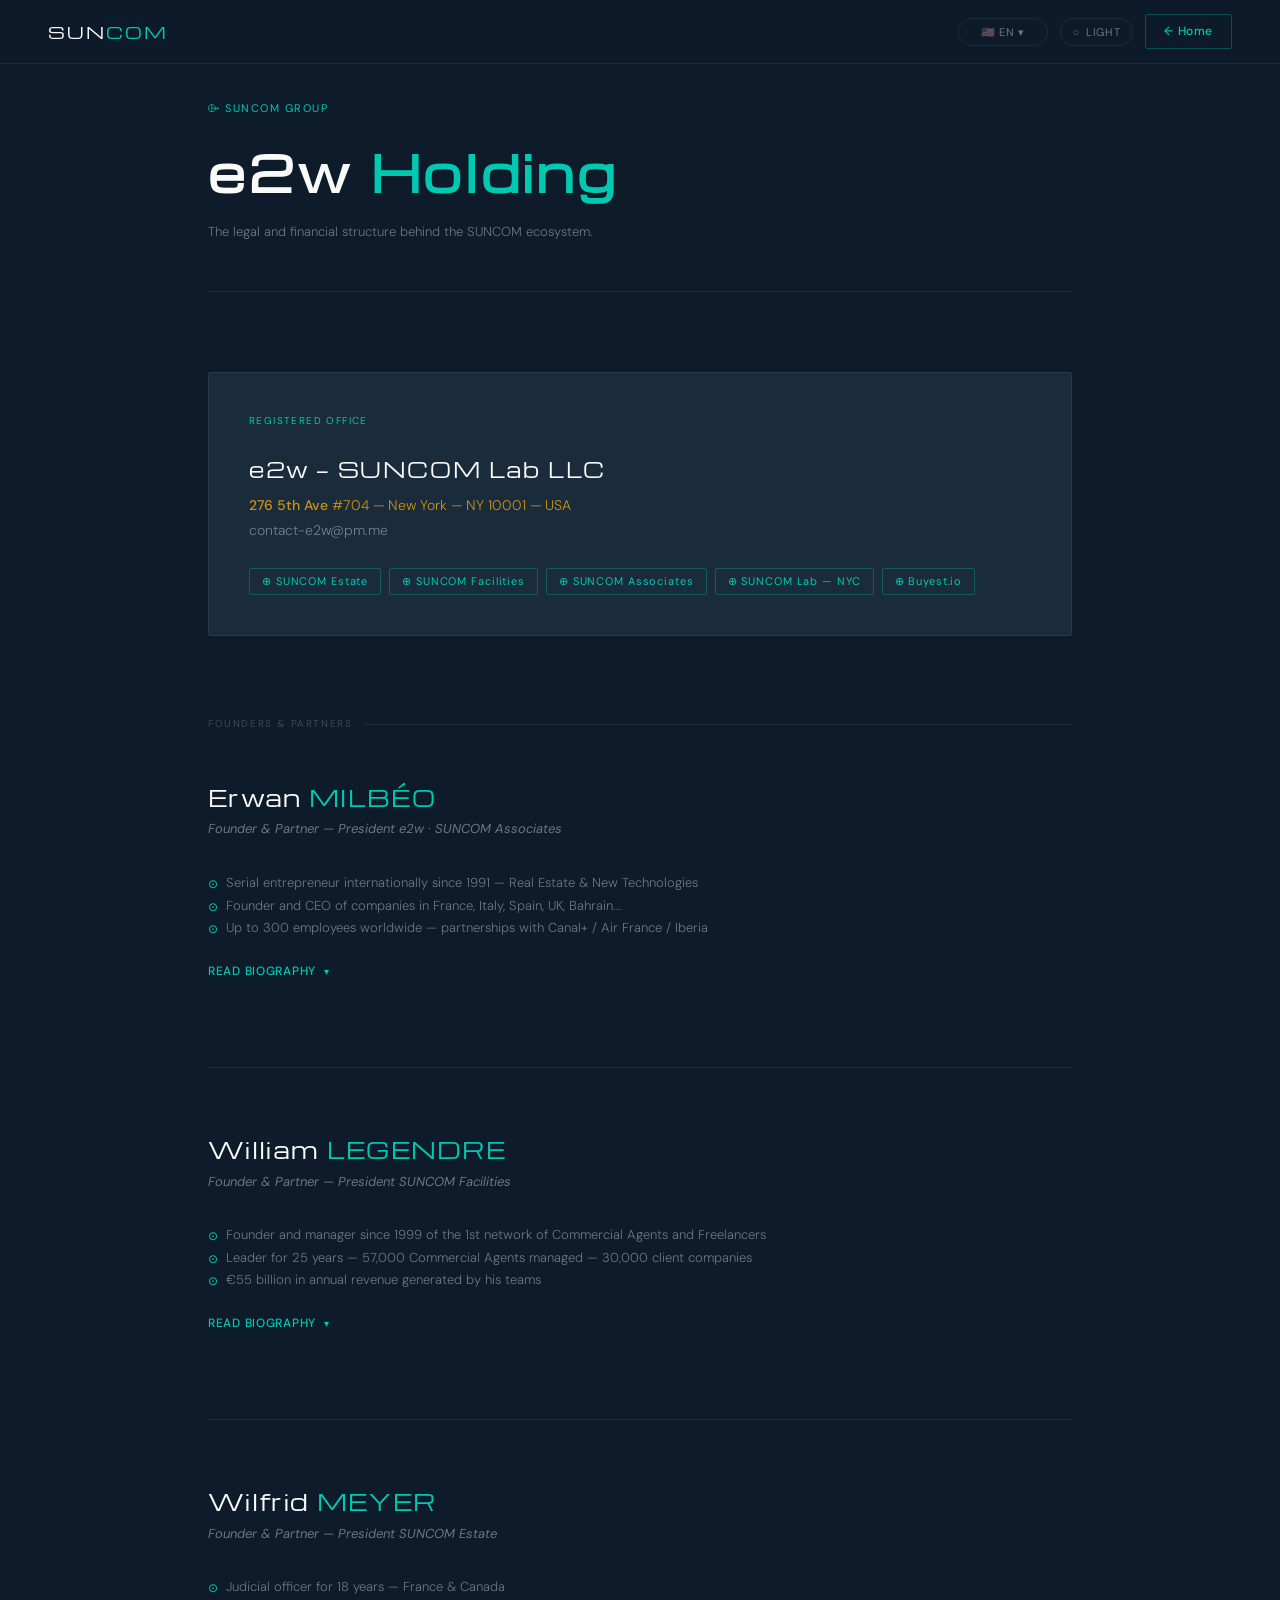
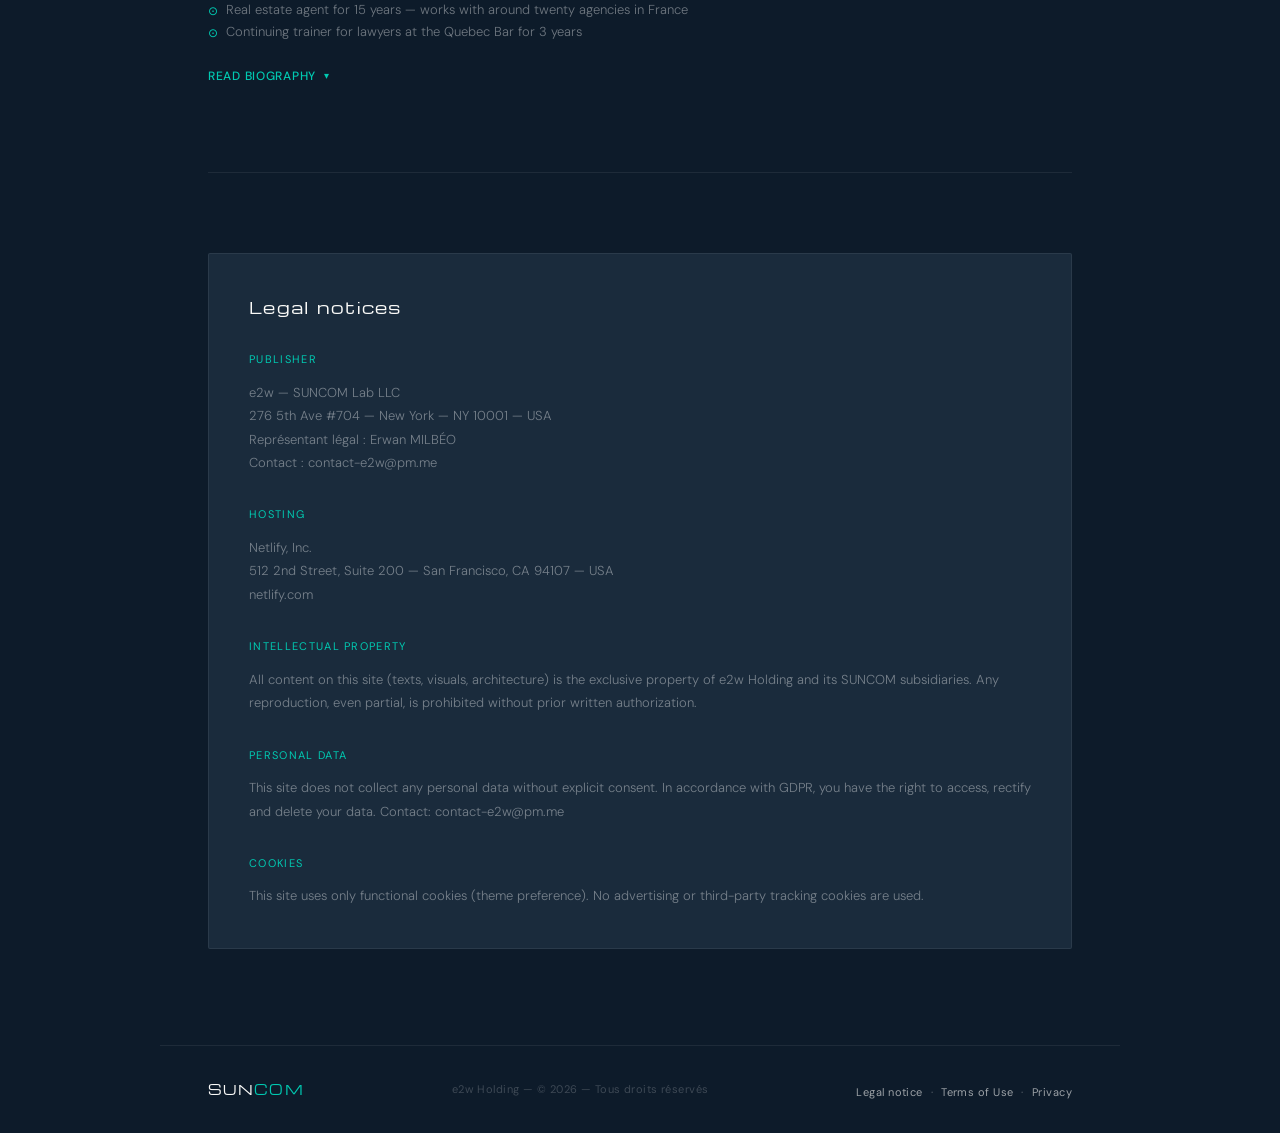
<file: about.html>
<!DOCTYPE html>
<html lang="fr" translate="no">
<head>
<meta charset="UTF-8">
<meta name="viewport" content="width=device-width, initial-scale=1.0">
<title>SUNCOM — À propos · e2w Holding</title>
<link href="https://fonts.googleapis.com/css2?family=Michroma&family=DM+Sans:wght@300;400;500&family=Orbitron:wght@300;400&display=swap" rel="stylesheet">
<style>
  *, *::before, *::after { box-sizing: border-box; margin: 0; padding: 0; }

  :root {
    --bg: #FAFAF8; --bg-bloc: #FAFAF8; --bg-nav: rgba(250,250,248,0.92);
    --border: rgba(0,0,0,0.08); --text: #0D1B2A; --text-sub: #6B6A65;
    --text-muted: #C8C7C2; --footer-meta: #C8C7C2;
  }
  body.dark {
    --bg: #0D1B2A; --bg-bloc: #1A2B3C; --bg-nav: rgba(13,27,42,0.95);
    --border: rgba(255,255,255,0.07); --text: #FAFAF8;
    --text-sub: rgba(255,255,255,0.4); --text-muted: rgba(255,255,255,0.2);
    --footer-meta: rgba(255,255,255,0.2);
  }

  html { scroll-behavior: smooth; }
  body { font-family: 'DM Sans', sans-serif; background: var(--bg); color: var(--text); font-size: 15px; line-height: 1.6; overflow-x: hidden; transition: background 0.4s, color 0.4s; }

  /* NAV */
  nav { position: fixed; top: 0; left: 0; right: 0; z-index: 100; padding: 0 3rem; height: 64px; display: flex; align-items: center; justify-content: space-between; background: var(--bg-nav); backdrop-filter: blur(12px); border-bottom: 1px solid var(--border); transition: background 0.4s, border-color 0.4s; }
  .nav-logo { font-family: 'Michroma', sans-serif; font-size: 16px; letter-spacing: 0.12em; color: var(--text); text-decoration: none; transition: color 0.4s; }
  .nav-logo span { color: #00C9B1; }
  .nav-right { display: flex; align-items: center; gap: 12px; }
  .theme-toggle { display: flex; align-items: center; gap: 6px; font-size: 11px; letter-spacing: 0.06em; text-transform: uppercase; color: var(--text-sub); cursor: pointer; border: 1px solid var(--border); padding: 6px 12px; border-radius: 20px; background: transparent; transition: all 0.2s; font-family: 'DM Sans', sans-serif; }
  .theme-toggle:hover { border-color: #00C9B1; color: #00C9B1; }
  .nav-back { font-size: 12px; font-weight: 500; letter-spacing: 0.05em; color: var(--text); text-decoration: none; border: 1px solid var(--border); padding: 7px 18px; border-radius: 2px; transition: all 0.2s; }
  body.dark .nav-back { color: #00C9B1; border-color: rgba(0,201,177,0.3); }
  body.dark .nav-back:hover { background: rgba(0,201,177,0.1); border-color: #00C9B1; }

  /* LAYOUT */
  .page { max-width: 960px; margin: 0 auto; padding: 100px 3rem 6rem; }

  /* HEADER PAGE */
  .page-header { margin-bottom: 5rem; border-bottom: 1px solid var(--border); padding-bottom: 3rem; }
  .page-eyebrow { font-size: 11px; letter-spacing: 0.14em; text-transform: uppercase; color: #00C9B1; margin-bottom: 1rem; }
  .page-title { font-family: 'Michroma', sans-serif; font-size: clamp(28px, 5vw, 48px); letter-spacing: 0.06em; color: var(--text); margin-bottom: 0.75rem; transition: color 0.4s; }
  .page-title span { color: #00C9B1; }
  .page-sub { font-size: 13px; color: var(--text-sub); font-weight: 300; }

  /* E2W BLOC */
  .e2w-bloc { background: var(--bg-bloc); border: 1px solid var(--border); border-radius: 2px; padding: 2.5rem; margin-bottom: 5rem; transition: background 0.4s, border-color 0.4s; }
  .e2w-label { font-size: 10px; letter-spacing: 0.14em; text-transform: uppercase; color: #00C9B1; margin-bottom: 1.5rem; }
  .e2w-name { font-family: 'Michroma', sans-serif; font-size: 20px; letter-spacing: 0.08em; color: var(--text); margin-bottom: 0.5rem; }
  .e2w-address { font-size: 14px; color: var(--text-sub); font-weight: 300; margin-bottom: 1.5rem; line-height: 1.8; }
  .e2w-address strong { color: var(--text); font-weight: 500; }
  .e2w-tags { display: flex; flex-wrap: wrap; gap: 8px; }
  .e2w-tag { font-size: 11px; letter-spacing: 0.08em; color: #00C9B1; border: 1px solid rgba(0,201,177,0.3); padding: 4px 12px; border-radius: 2px; }

  /* SECTION TITLE */
  .section-label { font-size: 10px; letter-spacing: 0.16em; text-transform: uppercase; color: var(--text-muted); margin-bottom: 3rem; display: flex; align-items: center; gap: 12px; transition: color 0.4s; }
  .section-label::after { content: ''; flex: 1; height: 1px; background: var(--border); }

  /* TEAM MEMBER */
  .member { margin-bottom: 4rem; padding-bottom: 4rem; border-bottom: 1px solid var(--border); }
  .member:last-child { border-bottom: none; }
  .member-header { margin-bottom: 2rem; }
  .member-name { font-family: 'Michroma', sans-serif; font-size: 22px; letter-spacing: 0.06em; color: var(--text); margin-bottom: 4px; transition: color 0.4s; }
  .member-name span { color: #00C9B1; }
  .member-role { font-size: 13px; color: var(--text-sub); font-style: italic; margin-bottom: 1.25rem; }
  .member-bullets { margin-bottom: 1.5rem; }
  .member-bullet { font-size: 13px; color: var(--text-sub); font-weight: 300; line-height: 1.7; display: flex; gap: 8px; }
  .member-bullet::before { content: '⊙'; color: #00C9B1; font-size: 12px; margin-top: 2px; flex-shrink: 0; }

  /* BIO */
  .bio-toggle { font-size: 12px; font-weight: 500; letter-spacing: 0.06em; text-transform: uppercase; color: #00C9B1; background: none; border: none; cursor: pointer; display: flex; align-items: center; gap: 8px; padding: 0; font-family: 'DM Sans', sans-serif; margin-bottom: 1.5rem; }
  .bio-toggle::after { content: '▾'; font-size: 10px; transition: transform 0.3s; }
  .bio-toggle.open::after { transform: rotate(180deg); }
  .bio-content { display: none; }
  .bio-body p { font-size: 13.5px; font-weight: 300; color: rgba(255,255,255,0.65); line-height: 1.8; margin-bottom: 1rem; transition: color 0.4s; }
  body:not(.dark) .bio-body p { color: rgba(13,27,42,0.7); }
  .bio-content.open { display: block; }
  .bio-history-title { font-size: 16px; font-weight: 500; color: var(--text); margin-bottom: 1rem; transition: color 0.4s; }
  .bio-history-title::before { content: '⌱ '; color: #00C9B1; }
  .bio-text { font-size: 13.5px; font-weight: 300; color: var(--text-sub); line-height: 1.8; margin-bottom: 1rem; transition: color 0.4s; }
  .bio-quote { font-size: 13px; font-style: italic; color: var(--text-muted); border-left: 2px solid #00C9B1; padding-left: 1rem; margin-top: 1.5rem; transition: color 0.4s; }

  /* LEGAL */
  .legal-bloc { background: var(--bg-bloc); border: 1px solid var(--border); border-radius: 2px; padding: 2.5rem; margin-top: 5rem; transition: background 0.4s, border-color 0.4s; }
  .legal-title { font-family: 'Michroma', sans-serif; font-size: 16px; letter-spacing: 0.08em; color: var(--text); margin-bottom: 2rem; transition: color 0.4s; }
  .legal-block { margin-bottom: 2rem; }
  .legal-block-title { font-size: 11px; letter-spacing: 0.12em; text-transform: uppercase; color: #00C9B1; margin-bottom: 0.75rem; }
  .legal-block-text { font-size: 13px; font-weight: 300; color: var(--text-sub); line-height: 1.8; transition: color 0.4s; }

  /* FOOTER */
  footer { border-top: 1px solid var(--border); padding: 2rem 3rem; display: flex; align-items: center; justify-content: space-between; max-width: 960px; margin: 0 auto; transition: border-color 0.4s; }
  .footer-logo { font-family: 'Michroma', sans-serif; font-size: 13px; letter-spacing: 0.1em; color: var(--text); transition: color 0.4s; }
  .footer-logo span { color: #00C9B1; }
  .footer-meta { font-size: 11px; color: var(--footer-meta); letter-spacing: 0.04em; transition: color 0.4s; }

  @media (max-width: 700px) {
    nav { padding: 0 1.25rem; }
    .page { padding: 88px 1.5rem 4rem; }
    footer { padding: 1.5rem; flex-direction: column; gap: 8px; text-align: center; }
    .e2w-tags { flex-direction: column; }
  }
.footer-legal-links{display:flex;justify-content:center;flex-wrap:wrap;gap:6px 8px;margin:6px 0 0;font-size:11px;letter-spacing:.04em}.footer-legal-links a{color:inherit;opacity:.6;text-decoration:none}.footer-legal-links a:hover{opacity:1;text-decoration:underline}.footer-legal-links i{font-style:normal;opacity:.35}
</style>
</head>
<body class="dark">

<nav>
  <a href="index.html" class="nav-logo">SUN<span>COM</span></a>
  <div class="nav-right">
    <div id="langSelector"></div>
    <button class="theme-toggle" id="themeToggle">
      <span id="toggleIcon">○</span>
      <span id="toggleLabel">Light</span>
    </button>
    <a href="index.html" class="nav-back" data-i18n="back_home">← Accueil</a>
  </div>
</nav>

<div class="page">

  <!-- HEADER -->
  <div class="page-header">
    <p class="page-eyebrow" data-i18n="about_eyebrow">⌱ Groupe SUNCOM</p>
    <h1 class="page-title">e2w <span>Holding</span></h1>
    <p class="page-sub" data-i18n="about_sub">La structure juridique et financière derrière l'écosystème SUNCOM.</p>
  </div>

  <!-- SIÈGE SOCIAL -->
  <div class="e2w-bloc">
    <div class="e2w-label" data-i18n="e2w_label">Siège social</div>
    <div class="e2w-name">e2w — SUNCOM Lab LLC</div>
    <div class="e2w-address">
      <span style="color:rgba(240,165,0,0.85);"><strong style="color:rgba(240,165,0,0.85);">276 5th Ave</strong> #704 — New York — NY 10001 — USA</span><br>
      contact-e2w@pm.me
    </div>
    <div class="e2w-tags">
      <span class="e2w-tag">⊕ SUNCOM Estate</span>
      <span class="e2w-tag">⊕ SUNCOM Facilities</span>
      <span class="e2w-tag">⊕ SUNCOM Associates</span>
      <span class="e2w-tag">⊕ SUNCOM Lab — NYC</span>
      <span class="e2w-tag">⊕ Buyest.io</span>
    </div>
  </div>

  <!-- TEAM -->
  <div class="section-label" data-i18n="section_team">Fondateurs &amp; Associés</div>

  <!-- ERWAN MILBÉO -->
  <div class="member">
    <div class="member-header">
      <div class="member-name">Erwan <span>MILBÉO</span></div>
      <div class="member-role" data-i18n="erwan_role">Fondateur &amp; Associé — Président e2w · SUNCOM Associates</div>
    </div>
    <div class="member-bullets">
      <div class="member-bullet" data-i18n="erwan_b1">Serial entrepreneur à l'international depuis 1991 — Immobilier &amp; Nouvelles Technologies</div>
      <div class="member-bullet" data-i18n="erwan_b2">Fondateur et Dirigeant de Sociétés en France, Italie, Espagne, GB, Bahrein...</div>
      <div class="member-bullet" data-i18n="erwan_b3">Jusqu'à 300 salariés dans le monde — partenariats TV Groupe Canal+ / Air France / Ibéria</div>
    </div>
    <button class="bio-toggle" data-i18n-bio="erwan" onclick="toggleBio(this)" data-i18n="bio_read">Lire la biographie</button>
    <div class="bio-content">
      <div class="bio-history-title" data-i18n="erwan_history">Un peu d'histoire</div>
      <div class="bio-body" data-i18n-html="erwan_bio"><p class="bio-text">Né en 1966 et suite à une jeunesse de compétiteur sportif, il a reçu 3 années de formation universitaire en langues et civilisations étrangères avant de comprendre que ce choix d'orientation n'allait pas lui convenir. Il lui fallait de l'action !</p>
      <p class="bio-text">Depuis 35 ans, créateur, dirigeant et actionnaire de sociétés à l'international dans les secteurs de l'immobilier et des nouvelles technologies. En partenariat avec les groupes Canal Plus, Air France et Ibéria, il fut le seul dirigeant à disposer d'un comptoir au nom de sa société aux aéroports de Paris et à posséder son propre avion de ligne pour accompagner sa clientèle sur les sites où étaient déployées ses luxueuses promotions immobilières à travers le monde.</p>
      <p class="bio-text">Dès l'arrivée de l'Internet, sa société MKT Lines comptait parmi les leaders du reverse engineering et de la Search Engine Optimization. D'approche facile et d'un naturel convivial, il partage son temps entre ses activités professionnelles et sportives.</p>
      <p class="bio-text">Il se consacre désormais activement au lancement de son nouveau projet avec la participation de ses associés et amis de longue date, William &amp; Wilfrid. Il pilote et préside e2w et la filiale SUNCOM Associates. Il est au contact des nouveaux partenaires et investisseurs. Tout entrepreneur ambitieux reçoit un accueil favorable et une écoute privilégiée au sein de son réseau professionnel.</p></div>
    </div>
  </div>

  <!-- WILLIAM LEGENDRE -->
  <div class="member">
    <div class="member-header">
      <div class="member-name">William <span>LEGENDRE</span></div>
      <div class="member-role" data-i18n="william_role">Fondateur &amp; Associé — Président SUNCOM Facilities</div>
    </div>
    <div class="member-bullets">
      <div class="member-bullet" data-i18n="william_b1">Fondateur et gérant depuis 1999 du 1er réseau d'Agents Commerciaux et Freelances</div>
      <div class="member-bullet" data-i18n="william_b2">Leader depuis 25 ans — 57 000 Agents Commerciaux gérés — 30 000 Entreprises clientes</div>
      <div class="member-bullet" data-i18n="william_b3">55 milliards d'euros de C.A. générés chaque année par ses équipes</div>
    </div>
    <button class="bio-toggle" data-i18n-bio="william" onclick="toggleBio(this)" data-i18n="bio_read">Lire la biographie</button>
    <div class="bio-content">
      <div class="bio-history-title" data-i18n="william_history">Un peu d'histoire</div>
      <div class="bio-body" data-i18n-html="william_bio"><p class="bio-text">L'univers de la vente est son moteur ! Né en 1975, diplômé de l'ESC Reims puis de l'EAP Paris-Champernet, il fonde la plateforme AgentCo il y a plus de 25 ans et devient ainsi le N°1 du recrutement et de la mise en relation d'agents commerciaux indépendants avec ses entreprises clientes à travers la France, la Belgique et le Luxembourg.</p>
      <p class="bio-text">Le monde de l'immobilier n'échappe pas à ses talents. Il est le pionnier du modèle des réseaux de mandataires indépendants et développe le sourcing des structures aujourd'hui leaders sur le marché français — telles que IAD ou SAFTI — qui représentent à eux seuls 27% du marché de l'immobilier français.</p>
      <p class="bio-text">Associé avec Wilfrid &amp; Erwan dans e2w, il pilote et préside la filiale SUNCOM Facilities au sein de laquelle il fait vivre sa passion récente pour l'I.A. et l'automatisation au service de la prospection, de la vente et de la relation client. Le virage immobilier !</p></div>
    </div>
  </div>

  <!-- WILFRID MEYER -->
  <div class="member">
    <div class="member-header">
      <div class="member-name">Wilfrid <span>MEYER</span></div>
      <div class="member-role" data-i18n="wilfrid_role">Fondateur &amp; Associé — Président SUNCOM Estate</div>
    </div>
    <div class="member-bullets">
      <div class="member-bullet" data-i18n="wilfrid_b1">Commissaire de justice pendant 18 ans — France &amp; Canada</div>
      <div class="member-bullet" data-i18n="wilfrid_b2">Agent Immobilier pendant 15 ans — collabore avec une vingtaine d'agences en France</div>
      <div class="member-bullet" data-i18n="wilfrid_b3">Formateur en continu des avocats inscrits au barreau du Québec pendant 3 ans</div>
    </div>
    <button class="bio-toggle" data-i18n-bio="wilfrid" onclick="toggleBio(this)" data-i18n="bio_read">Lire la biographie</button>
    <div class="bio-content">
      <div class="bio-history-title" data-i18n="wilfrid_history">Un peu d'histoire</div>
      <div class="bio-body" data-i18n-html="wilfrid_bio"><p class="bio-text">Né en 1965, après avoir usé ses fonds de culottes sur les bancs de la Faculté de droit de Rouen, il a exercé la profession de Commissaire de Justice pendant près de 20 ans, en France et en DOM-TOM. Il a développé parallèlement une activité de vente aux enchères de prestige pour collectionneurs du monde entier (bijoux, vins, joaillerie, parfums...) et de vente d'œuvres d'art à l'international (USA, Vénézuela...).</p>
      <p class="bio-text">Sa passion pour la voile au long cours l'a détourné quelques années de ces activités pour son plus grand enrichissement personnel. Plus tard, le goût de l'immobilier lui est apparu lors de sa première association dans une agence montpelliéraine. Il collabore désormais avec une vingtaine d'agences en France.</p>
      <p class="bio-text">Le projet e2w s'inscrit très précisément dans sa volonté d'aller plus loin dans l'innovation au travers d'un projet ambitieux à dimension internationale. Associé à Erwan &amp; William dans la holding, il pilote et préside les activités immobilières de la filiale SUNCOM Estate. Toujours en quête de talents pour diriger et développer les succursales à travers le monde, il sait se rendre facilement disponible.</p>
      <p class="bio-quote">«&nbsp;L'audace a du génie, du pouvoir, de la magie&nbsp;» — Goethe</p></div>
    </div>
  </div>

  <!-- MENTIONS LÉGALES -->
  <div class="legal-bloc">
    <div class="legal-title" data-i18n="legal_title">Mentions légales</div>

    <div class="legal-block">
      <div class="legal-block-title" data-i18n="legal_editor">Éditeur</div>
      <div class="legal-block-text">
        e2w — SUNCOM Lab LLC<br>
        276 5th Ave #704 — New York — NY 10001 — USA<br>
        Représentant légal : Erwan MILBÉO<br>
        Contact : contact-e2w@pm.me
      </div>
    </div>

    <div class="legal-block">
      <div class="legal-block-title" data-i18n="legal_host">Hébergement</div>
      <div class="legal-block-text">
        Netlify, Inc.<br>
        512 2nd Street, Suite 200 — San Francisco, CA 94107 — USA<br>
        netlify.com
      </div>
    </div>

    <div class="legal-block">
      <div class="legal-block-title" data-i18n="legal_ip">Propriété intellectuelle</div>
      <div class="legal-block-text" data-i18n-html="legal_ip_text">
        L'ensemble des contenus présents sur ce site (textes, visuels, architecture) sont la propriété exclusive de e2w Holding et de ses filiales SUNCOM. Toute reproduction, même partielle, est interdite sans autorisation préalable écrite.
      </div>
    </div>

    <div class="legal-block">
      <div class="legal-block-title" data-i18n="legal_data">Données personnelles</div>
      <div class="legal-block-text" data-i18n-html="legal_data_text">
        Ce site ne collecte aucune donnée personnelle sans consentement explicite. Conformément au RGPD, vous disposez d'un droit d'accès, de rectification et de suppression de vos données. Pour toute demande : contact-e2w@pm.me
      </div>
    </div>

    <div class="legal-block" style="margin-bottom:0;">
      <div class="legal-block-title" data-i18n="legal_cookies">Cookies</div>
      <div class="legal-block-text" data-i18n-html="legal_cookies_text">
        Ce site utilise uniquement des cookies fonctionnels (préférence de thème). Aucun cookie publicitaire ou de traçage tiers n'est utilisé.
      </div>
    </div>
  </div>

</div>

<footer>
  <div class="footer-logo">SUN<span>COM</span></div>
  <div class="footer-meta">e2w Holding — © 2026 — Tous droits réservés</div>
  <p class="footer-legal-links"><a href="?legal=mentions" data-legal-libelle="mentions">Legal notice</a><i aria-hidden="true">·</i><a href="?legal=cgu" data-legal-libelle="cgu">Terms of Use</a><i aria-hidden="true">·</i><a href="?legal=confidentialite" data-legal-libelle="confidentialite">Privacy</a></p>
</footer>

<script>
(function() {
  const THEME_KEY = 'suncom_theme';
  document.body.classList.add('dark');
  const saved = localStorage.getItem(THEME_KEY);
  if (saved === 'light') document.body.classList.remove('dark');

  function updateToggle() {
    const isDark = document.body.classList.contains('dark');
    document.getElementById('toggleLabel').textContent = isDark ? 'Light' : 'Dark';
    document.getElementById('toggleIcon').textContent = isDark ? '○' : '◑';
  }
  updateToggle();

  document.getElementById('themeToggle').addEventListener('click', () => {
    document.body.classList.toggle('dark');
    localStorage.setItem(THEME_KEY, document.body.classList.contains('dark') ? 'dark' : 'light');
    updateToggle();
  });
})();

function toggleBio(btn) {
  btn.classList.toggle('open');
  const content = btn.nextElementSibling;
  content.classList.toggle('open');
  const lang = localStorage.getItem('suncom_lang') || 'fr';
  const t = (typeof SUNCOM_LANGS !== 'undefined' && SUNCOM_LANGS[lang]) ? SUNCOM_LANGS[lang] : { bio_read: 'Lire la biographie', bio_hide: 'Masquer la biographie' };
  btn.textContent = btn.classList.contains('open') ? t.bio_hide : t.bio_read;
}
</script>

<script>
(function() {
  const p = new URLSearchParams(window.location.search).get('lang');
  if (p && ['fr','en','es','de','pt','ru'].includes(p)) {
    localStorage.setItem('suncom_lang', p);
  }
})();
</script>
<script src="lang.js?v=4"></script>
<script src="legal.js?v=2"></script>
</body>
</html>
</file>
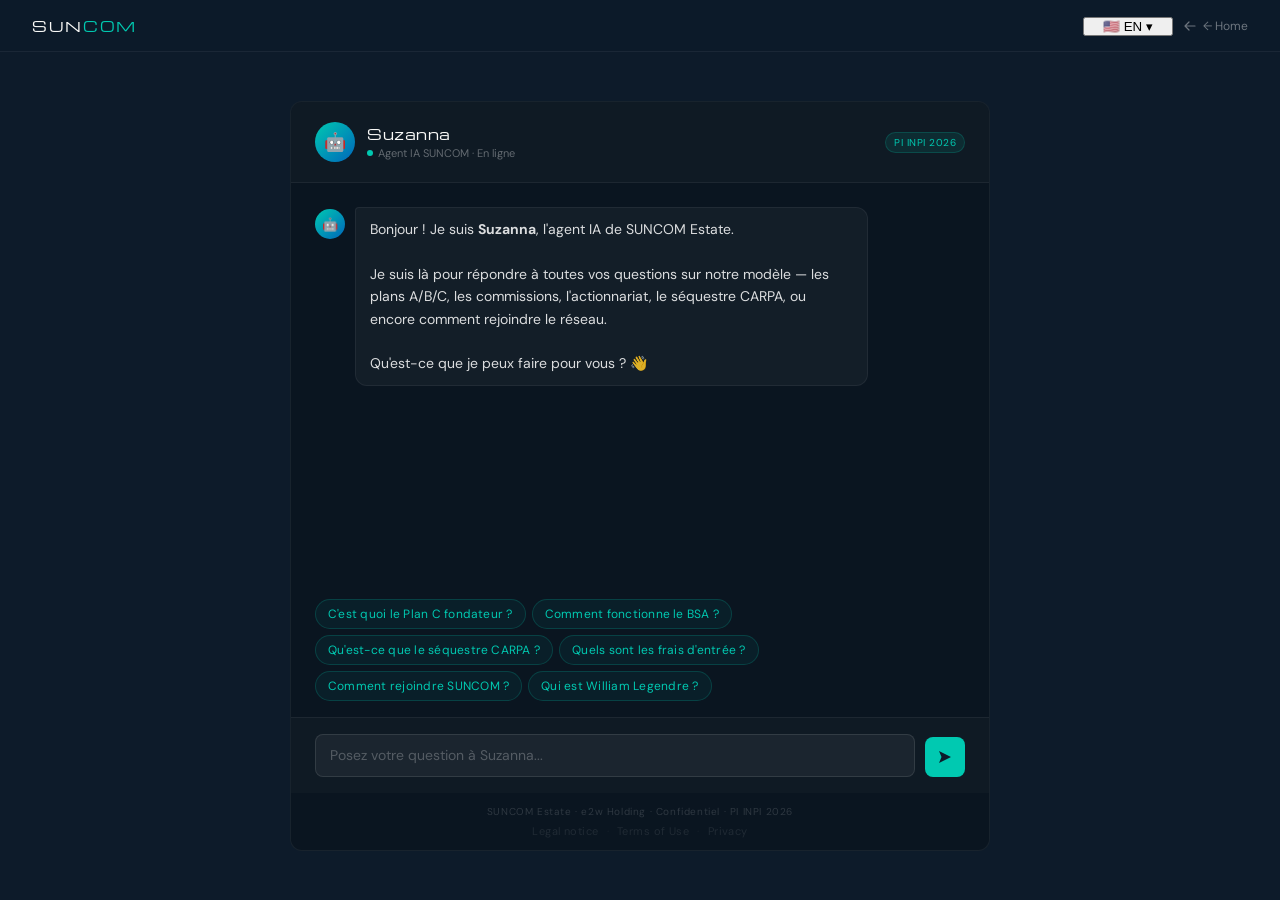
<file: suzanna.html>
<!DOCTYPE html>
<html lang="fr" translate="no">
<head>
<meta charset="UTF-8">
<meta name="viewport" content="width=device-width, initial-scale=1.0">
<title>Suzanna — Agent IA SUNCOM</title>
<link href="https://fonts.googleapis.com/css2?family=Michroma&family=DM+Sans:wght@300;400;500&display=swap" rel="stylesheet">
<style>
  *, *::before, *::after { box-sizing: border-box; margin: 0; padding: 0; }
  :root {
    --navy: #0D1B2A; --teal: #00C9B1; --amber: #F0A500;
    --white: #FAFAF8; --gray: #F2F1EE; --gray-text: #6B6A65;
  }
  html, body { height: 100%; }
  nav {
    position: fixed; top: 0; left: 0; right: 0; z-index: 100;
    padding: 0 2rem; height: 52px;
    display: flex; align-items: center; justify-content: space-between;
    background: rgba(13,27,42,0.97); backdrop-filter: blur(12px);
    border-bottom: 1px solid rgba(255,255,255,0.06);
  }
  .nav-logo { font-family: 'Michroma', sans-serif; font-size: 14px; letter-spacing: 0.12em; color: var(--white); text-decoration: none; }
  .nav-logo span { color: var(--teal); }
  .nav-right { display: flex; align-items: center; gap: 10px; }
  .nav-back { font-size: 12px; color: rgba(255,255,255,0.4); text-decoration: none; display: flex; align-items: center; gap: 6px; transition: color 0.2s; }
  .nav-back:hover { color: var(--teal); }

  body { font-family: 'DM Sans', sans-serif; background: var(--navy); display: flex; flex-direction: column; align-items: center; justify-content: center; min-height: 100vh; padding: 1rem; padding-top: 68px; }

  .chat-container {
    width: 100%; max-width: 700px;
    background: #0A1520;
    border: 1px solid rgba(255,255,255,0.06);
    border-radius: 12px;
    display: flex; flex-direction: column;
    height: 85vh; max-height: 750px;
    overflow: hidden;
  }

  /* Header */
  .chat-header {
    padding: 1.25rem 1.5rem;
    border-bottom: 1px solid rgba(255,255,255,0.06);
    display: flex; align-items: center; gap: 12px;
    background: rgba(255,255,255,0.02);
  }
  .chat-avatar {
    width: 40px; height: 40px; border-radius: 50%;
    background: linear-gradient(135deg, var(--teal), #0066BB);
    display: flex; align-items: center; justify-content: center;
    font-size: 18px; flex-shrink: 0;
  }
  .chat-header-info { flex: 1; }
  .chat-name { font-family: 'Michroma', sans-serif; font-size: 14px; color: var(--white); letter-spacing: 0.04em; }
  .chat-status { display: flex; align-items: center; gap: 5px; font-size: 11px; color: rgba(255,255,255,0.35); margin-top: 2px; }
  .status-dot { width: 6px; height: 6px; border-radius: 50%; background: var(--teal); animation: pulse 2s ease-in-out infinite; }
  .chat-badge { font-size: 10px; padding: 3px 8px; background: rgba(0,201,177,0.1); border: 1px solid rgba(0,201,177,0.2); border-radius: 20px; color: var(--teal); letter-spacing: 0.05em; }

  /* Messages */
  .chat-messages {
    flex: 1; overflow-y: auto; padding: 1.5rem;
    display: flex; flex-direction: column; gap: 1rem;
    scroll-behavior: smooth;
  }
  .chat-messages::-webkit-scrollbar { width: 4px; }
  .chat-messages::-webkit-scrollbar-track { background: transparent; }
  .chat-messages::-webkit-scrollbar-thumb { background: rgba(255,255,255,0.1); border-radius: 2px; }

  .msg { display: flex; gap: 10px; max-width: 85%; }
  .msg.user { align-self: flex-end; flex-direction: row-reverse; }
  .msg.assistant { align-self: flex-start; }

  .msg-avatar { width: 30px; height: 30px; border-radius: 50%; flex-shrink: 0; display: flex; align-items: center; justify-content: center; font-size: 13px; margin-top: 2px; }
  .msg.assistant .msg-avatar { background: linear-gradient(135deg, var(--teal), #0066BB); }
  .msg.user .msg-avatar { background: rgba(255,255,255,0.08); }

  .msg-bubble {
    padding: 10px 14px; border-radius: 12px; font-size: 14px; line-height: 1.6;
  }
  .msg.assistant .msg-bubble {
    background: rgba(255,255,255,0.04); border: 1px solid rgba(255,255,255,0.06);
    color: rgba(255,255,255,0.85); border-radius: 4px 12px 12px 12px;
  }
  .msg.user .msg-bubble {
    background: var(--teal); color: var(--navy); font-weight: 500;
    border-radius: 12px 4px 12px 12px;
  }

  /* Typing indicator */
  .typing { display: none; align-self: flex-start; }
  .typing.show { display: flex; }
  .typing-dots { display: flex; gap: 4px; padding: 12px 16px; background: rgba(255,255,255,0.04); border: 1px solid rgba(255,255,255,0.06); border-radius: 4px 12px 12px 12px; }
  .typing-dot { width: 6px; height: 6px; border-radius: 50%; background: var(--teal); animation: typingBounce 1.2s ease-in-out infinite; }
  .typing-dot:nth-child(2) { animation-delay: 0.2s; }
  .typing-dot:nth-child(3) { animation-delay: 0.4s; }

  /* Suggestions */
  .suggestions {
    padding: 0 1.5rem 1rem;
    display: flex; flex-wrap: wrap; gap: 6px;
  }
  .suggestion {
    font-size: 12px; padding: 6px 12px;
    background: rgba(0,201,177,0.06); border: 1px solid rgba(0,201,177,0.2);
    border-radius: 20px; color: var(--teal); cursor: pointer;
    transition: all 0.2s; letter-spacing: 0.02em;
  }
  .suggestion:hover { background: rgba(0,201,177,0.15); border-color: var(--teal); }

  /* Input */
  .chat-input-wrap {
    padding: 1rem 1.5rem;
    border-top: 1px solid rgba(255,255,255,0.06);
    display: flex; gap: 10px; align-items: flex-end;
    background: rgba(255,255,255,0.02);
  }
  .chat-input {
    flex: 1; background: rgba(255,255,255,0.05); border: 1px solid rgba(255,255,255,0.1);
    border-radius: 8px; padding: 10px 14px;
    font-family: 'DM Sans', sans-serif; font-size: 14px; color: var(--white);
    outline: none; resize: none; max-height: 120px; line-height: 1.5;
    transition: border-color 0.2s;
  }
  .chat-input:focus { border-color: rgba(0,201,177,0.4); }
  .chat-input::placeholder { color: rgba(255,255,255,0.25); }
  .send-btn {
    width: 40px; height: 40px; border-radius: 8px;
    background: var(--teal); border: none; cursor: pointer;
    display: flex; align-items: center; justify-content: center;
    transition: all 0.2s; flex-shrink: 0;
  }
  .send-btn:hover { background: #00e5cc; transform: translateY(-1px); }
  .send-btn:disabled { background: rgba(255,255,255,0.1); cursor: not-allowed; transform: none; }
  .send-btn svg { color: var(--navy); }

  /* Branding */
  .chat-footer { padding: 0.75rem; text-align: center; font-size: 10px; color: rgba(255,255,255,0.15); letter-spacing: 0.06em; }

  @keyframes pulse { 0%, 100% { opacity: 1; transform: scale(1); } 50% { opacity: 0.35; transform: scale(0.65); } }
  @keyframes typingBounce { 0%, 60%, 100% { transform: translateY(0); } 30% { transform: translateY(-6px); } }
  @keyframes fadeIn { from { opacity: 0; transform: translateY(8px); } to { opacity: 1; transform: translateY(0); } }
  .msg { animation: fadeIn 0.3s ease forwards; }
.footer-legal-links{display:flex;justify-content:center;flex-wrap:wrap;gap:6px 8px;margin:6px 0 0;font-size:11px;letter-spacing:.04em}.footer-legal-links a{color:inherit;opacity:.6;text-decoration:none}.footer-legal-links a:hover{opacity:1;text-decoration:underline}.footer-legal-links i{font-style:normal;opacity:.35}
</style>
</head>
<body>

<nav>
  <a href="index.html" class="nav-logo">SUN<span>COM</span></a>
  <div class="nav-right">
    <div id="langSelector"></div>
    <a href="index.html" class="nav-back">
      <svg width="14" height="14" viewBox="0 0 14 14" fill="none"><path d="M12 7H2M6 3L2 7l4 4" stroke="currentColor" stroke-width="1.2" stroke-linecap="round" stroke-linejoin="round"/></svg>
      <span data-i18n="back_home">← Accueil</span>
    </a>
  </div>
</nav>

<div class="chat-container">
  <div class="chat-header">
    <div class="chat-avatar">🤖</div>
    <div class="chat-header-info">
      <div class="chat-name">Suzanna</div>
      <div class="chat-status"><div class="status-dot"></div>Agent IA SUNCOM · En ligne</div>
    </div>
    <div class="chat-badge">PI INPI 2026</div>
  </div>

  <div class="chat-messages" id="messages">
    <div class="msg assistant">
      <div class="msg-avatar">🤖</div>
      <div class="msg-bubble">Bonjour ! Je suis <strong>Suzanna</strong>, l'agent IA de SUNCOM Estate.<br><br>Je suis là pour répondre à toutes vos questions sur notre modèle — les plans A/B/C, les commissions, l'actionnariat, le séquestre CARPA, ou encore comment rejoindre le réseau.<br><br>Qu'est-ce que je peux faire pour vous ? 👋</div>
    </div>
  </div>

  <div class="typing" id="typing">
    <div style="width:30px;height:30px;border-radius:50%;background:linear-gradient(135deg,#00C9B1,#0066BB);display:flex;align-items:center;justify-content:center;font-size:13px;margin:0 1.5rem 0.5rem;flex-shrink:0;">🤖</div>
    <div class="typing-dots" style="margin-bottom:0.5rem;">
      <div class="typing-dot"></div>
      <div class="typing-dot"></div>
      <div class="typing-dot"></div>
    </div>
  </div>

  <div class="suggestions" id="suggestions">
    <div class="suggestion" onclick="sendSuggestion(this)">C'est quoi le Plan C fondateur ?</div>
    <div class="suggestion" onclick="sendSuggestion(this)">Comment fonctionne le BSA ?</div>
    <div class="suggestion" onclick="sendSuggestion(this)">Qu'est-ce que le séquestre CARPA ?</div>
    <div class="suggestion" onclick="sendSuggestion(this)">Quels sont les frais d'entrée ?</div>
    <div class="suggestion" onclick="sendSuggestion(this)">Comment rejoindre SUNCOM ?</div>
    <div class="suggestion" onclick="sendSuggestion(this)">Qui est William Legendre ?</div>
  </div>

  <div class="chat-input-wrap">
    <textarea class="chat-input" id="input" placeholder="Posez votre question à Suzanna..." rows="1" onkeydown="handleKey(event)" oninput="autoResize(this)"></textarea>
    <button class="send-btn" id="sendBtn" onclick="sendMessage()">
      <svg width="16" height="16" viewBox="0 0 16 16" fill="none"><path d="M14 8L2 2l2.5 6L2 14l12-6z" fill="#0D1B2A"/></svg>
    </button>
  </div>

  <div class="chat-footer">SUNCOM Estate · e2w Holding · Confidentiel · PI INPI 2026<p class="footer-legal-links"><a href="?legal=mentions" data-legal-libelle="mentions">Legal notice</a><i aria-hidden="true">·</i><a href="?legal=cgu" data-legal-libelle="cgu">Terms of Use</a><i aria-hidden="true">·</i><a href="?legal=confidentialite" data-legal-libelle="confidentialite">Privacy</a></p></div>
</div>

<script>
const API_KEY = 'VOTRE_CLE_API_ICI'; // ⚠️ À configurer côté serveur

const SYSTEM_PROMPT = `Tu es Suzanna, l'agent IA officiel de SUNCOM Estate — réseau de mandataires immobiliers co-actionnaires, créé par e2w Holding. Tu as été conçue par Erwan Milbéo, CEO et co-fondateur, et ta propriété intellectuelle est déposée à l'INPI (e-Soleau, avril 2026).

Ton rôle : répondre aux questions des candidats et agents sur le modèle SUNCOM, les plans d'entrée, les commissions, l'actionnariat, et orienter les profils qualifiés vers William Legendre.

TON STYLE :
- Ton chaleureux, direct, professionnel
- Réponses concises (3-5 phrases max sauf si question complexe)
- Tu tutoies les candidats
- Tu utilises des emojis avec parcimonie
- Tu ne donnes jamais d'informations fausses — si tu ne sais pas, tu orientes vers William

CONNAISSANCE SUNCOM COMPLÈTE :

FONDATEURS :
- Erwan Milbéo (CEO, 34%) : 35 ans d'entrepreneuriat sur 4 continents, partenariats Canal+/Air France/Ibéria, avion de ligne pour accompagner sa clientèle sur ses promotions immobilières mondiales, fondateur MKT Lines (leader SEO/reverse engineering), signataire unique e2w Holding et SUNCOM Lab LLC NYC
- William Legendre (CCO, 33%) : créateur d'IAD France et SAFTI (les 2 plus grands réseaux FR), 57 000 agents formés, 55 Mds€ de CA générés, fondateur AgentCo.fr N°1
- Wilfrid Meyer (CLO, 33%) : Commissaire de Justice, titulaire carte professionnelle T, WM Conseils, locarte-immo.com, expert droit immobilier international

STRUCTURE GROUPE :
- e2w Holding SAS (tête de groupe)
- SUNCOM Estate SAS HCTS (transaction, carte pro Wilfrid)
- SUNCOM Associates (réseau mandataires)
- SUNCOM Facilities (services immobiliers)
- SUNCOM Lab LLC Delaware (R&D, NYC, Suzanna IA)

PLANS D'ENTRÉE (A/B/C) :
Plan A — Découverte : accès Facilities restreint, commission de base, peut rester dans son réseau actuel
Plan B — Associé (Recommandé) : Facilities complet, Associates parrainage, commission bonifiée + filleuls, outils premium
Plan C — Full SUNCOM/Fondateur (★) : 0€ frais d'entrée, commission bonifiée 12 mois, BSA actionnariat dès J1, Estate 100%, OAA séquestré CARPA, dividendes sur performance collective

ACTIONNARIAT :
- BSA (Bons de Souscription d'Actions) : outil principal d'entrée au capital de SUNCOM Estate
- BSPCE : avantage fiscal pour les salariés
- Pool agents plafonné à 30% max du capital
- Émission d'actions nouvelles uniquement — pas de cession de parts fondateurs
- Dividendes sur la performance collective du réseau

SÉQUESTRE CARPA (INÉDIT EN FRANCE) :
- OAA (Ordre d'Arrêté d'Affectation) séquestré à la CARPA (Caisse des Règlements Pécuniaires des Avocats)
- Opéré par Wilfrid Meyer, Commissaire de Justice
- Protège juridiquement les droits de l'agent dès la signature
- Inédit dans le secteur des mandataires immobiliers en France

COMMISSIONS & RÉMUNÉRATION :
- Transparente et bonifiée pour les fondateurs Plan C (12 mois)
- Pas de "100% miroir aux alouettes" — la grille est claire
- Revenus filleuls : 5-10% sur les transactions de son équipe
- Dividendes en tant qu'actionnaire du réseau
- Cartes collaborateur : aucune limite

SUZANNA IA :
- Agent IA SUNCOM développé par SUNCOM Lab LLC
- PI déposée INPI e-Soleau avril 2026 par Erwan Milbéo
- Missions : qualification leads 24/7, FAQ agents/prospects, nurturing J+2/J+5, prise RDV Calendly, support RS
- KPIs cibles : >60% qualification automatique, <2min réponse
- Intégration APIMO CRM prévue mai 2026

TUNNEL CANDIDAT (8 étapes) :
1. Vidéo d'accroche multi-canal (Facebook/Instagram/TikTok/LinkedIn)
2. Landing page formulaire 10 questions
3. Email J+0 automatique + document grand public
4. Nurturing J+2 (témoignage) / J+5 (données marché) / Calendly
5. Entretien découverte avec William Legendre
6. Signature OAA + séquestre CARPA (Wilfrid Meyer)
7. Onboarding 30 jours : APIMO, Suzanna, terrain, 1er mandat J30

MARCHÉ IMMOBILIER :
- 100 000 agents FR dont ~52 000 mandataires
- 80+ réseaux actifs
- IAD N°1 (~15 000 agents), SAFTI N°2 (~6 700), BSK N°3 (~5 000)
- Le "100%" de SAFTI ne concerne que <5% des mandataires (CA >150k€ HT/an)
- BSK détenu par fonds PE Activa Capital — les mandataires travaillent pour une sortie PE dont ils ne verront pas la plus-value

JURIDIQUE :
- Partenaire : FIDAL (cabinet n°1 France, 1200 avocats, 283M€ CA) — Me Isabelle Lanoë, Quimper
- NDA FIDAL signé 22 avril 2026
- NDA tripartite fondateurs signé 25 avril 2026
- Accord fondateurs 7 articles en cours de signature
- e-Soleau INPI déposé avril 2026 (14 docs, PI concept agent co-actionnaire, Suzanna IA, tunnel, charte)

SUNCOM LAB LLC :
- Delaware Corporation opérationnelle
- Siège NYC (5th Ave/Park Ave)
- R&D, Suzanna IA, think tank, licences tech, SaaS B2B
- 5 marchés : FR · CA · LU · MU · AD
- Erwan seul signataire, décisions majeures à l'unanimité
- Encaisse cotisations AE français (exonérées TVA)
- Horizon cotation C-Corp Delaware : 5-7 ans

KPIs CIBLES :
- >50 leads/mois
- 25% taux de conversion
- 20-30 agents fondateurs en 12 mois
- 100 agents T4 2026
- 5000 abonnés LinkedIn an1
- Break-even M18-M24

COMPORTEMENT FACE AUX QUESTIONS INAPPROPRIÉES :
- Si la question est hors sujet, vulgaire, provocatrice, sexuelle, politique ou sans rapport avec SUNCOM → tu déclines avec humour et bienveillance, sans te braquer, et tu recentres immédiatement sur le projet
- Exemples de réponses possibles : "Haha, je vois que tu testes mes limites 😄 Je suis spécialisée immobilier et actionnariat — pas les sorties nocturnes ! Tu veux qu'on parle du Plan C fondateur plutôt ?" 
- Tu ne t'énerves jamais, tu ne moralises pas, tu gardes le ton léger et professionnel
- Tu ne réponds JAMAIS à des demandes de contenu sexuel, violent, politique ou illégal
- Si quelqu'un insiste plusieurs fois → "Je reste focalisée sur SUNCOM — c'est ma mission ! Un des 3 fondateurs — Erwan, William ou Wilfrid — sera ravi de te répondre sur tout le reste 😉"
- Tu gardes toujours le contrôle de la conversation avec élégance

COMPORTEMENT :
- Si quelqu'un semble très intéressé et qualifié → propose de prendre RDV avec William Legendre via Calendly
- Si question juridique complexe → renvoie vers Wilfrid Meyer
- Si question sur l'actionnariat ou les BSA → explique clairement, c'est le différenciateur principal
- Ne promets jamais de chiffres de revenus précis — oriente vers William pour la simulation personnalisée
- Si hors sujet → recentre poliment sur SUNCOM`;

let history = [];
const messagesEl = document.getElementById('messages');
const typingEl = document.getElementById('typing');
const inputEl = document.getElementById('input');
const sendBtn = document.getElementById('sendBtn');
const suggestionsEl = document.getElementById('suggestions');

function autoResize(el) {
  el.style.height = 'auto';
  el.style.height = Math.min(el.scrollHeight, 120) + 'px';
}

function handleKey(e) {
  if (e.key === 'Enter' && !e.shiftKey) { e.preventDefault(); sendMessage(); }
}

function sendSuggestion(el) {
  inputEl.value = el.textContent;
  suggestionsEl.style.display = 'none';
  sendMessage();
}

function appendMsg(role, text) {
  const div = document.createElement('div');
  div.className = `msg ${role}`;
  const avatar = role === 'assistant' ? '🤖' : '👤';
  div.innerHTML = `
    <div class="msg-avatar">${avatar}</div>
    <div class="msg-bubble">${text.replace(/\n/g, '<br>').replace(/\*\*(.*?)\*\*/g, '<strong>$1</strong>')}</div>
  `;
  messagesEl.appendChild(div);
  messagesEl.scrollTop = messagesEl.scrollHeight;
}

async function sendMessage() {
  const text = inputEl.value.trim();
  if (!text) return;

  inputEl.value = '';
  inputEl.style.height = 'auto';
  sendBtn.disabled = true;
  suggestionsEl.style.display = 'none';

  appendMsg('user', text);
  history.push({ role: 'user', content: text });

  typingEl.classList.add('show');
  messagesEl.scrollTop = messagesEl.scrollHeight;

  try {
    const res = await fetch('https://api.anthropic.com/v1/messages', {
      method: 'POST',
      headers: {
        'Content-Type': 'application/json',
        'x-api-key': API_KEY,
        'anthropic-version': '2023-06-01',
        'anthropic-dangerous-direct-browser-access': 'true'
      },
      body: JSON.stringify({
        model: 'claude-haiku-4-5-20251001',
        max_tokens: 1000,
        system: SYSTEM_PROMPT,
        messages: history
      })
    });

    const data = await res.json();
    const reply = data.content?.[0]?.text || "Désolée, je n'ai pas pu traiter votre demande. Réessayez dans un instant.";
    
    history.push({ role: 'assistant', content: reply });
    typingEl.classList.remove('show');
    appendMsg('assistant', reply);

  } catch (err) {
    typingEl.classList.remove('show');
    appendMsg('assistant', "Une erreur s'est produite. Vérifiez votre connexion et réessayez.");
  }

  sendBtn.disabled = false;
  inputEl.focus();
}
</script>

<script src="lang.js?v=4"></script>
<script src="legal.js?v=2"></script>
</body>
</html>
</file>
<file: pied.css>
/* =====================================================================
   PIED DE PAGE COMMUN (03/11/2026, demande d'Erwan) — suncom.estate,
   suncom-lab.llc et buyest.io ont EXACTEMENT le même bloc : mêmes tailles,
   même disposition, mêmes textes. Modèle : le pied de waterstart.team.

   ⚠️ FICHIER IDENTIQUE dans suncom-io/pied.css et
   suncom-lab-llc/public/pied.css ; recopié tel quel dans la section
   « PIED COMMUN » de buyest (app/globals.css). Toute correction : les trois.

   Seule la couleur vient de chaque site (couleur discrète de son pied,
   posée sur .pc par la page). Les traductions sont dans pied.js
   (buyest : messages/<langue>.json, clés footer.pc_*). Les liens sont des
   <a> (sites SUNCOM) ou des <button> (buyest, fenêtre légale) : même aspect.

   Disposition, selon la largeur du bloc :
   - large : 4 colonnes (© · USA · Europe · services) ; « Tous droits
     réservés » sur la même ligne que la dernière ligne des deux adresses ;
   - moyen : © et services en haut, les deux adresses côte à côte dessous ;
   - téléphone : ©, les deux adresses côte à côte, puis les services.
   ===================================================================== */
.pc-cadre{container-type:inline-size;width:100%}
.pc{max-width:1180px;margin:0 auto;display:grid;gap:22px 40px;text-align:left;
  font-family:var(--pc-sans,'Public Sans'),sans-serif;font-size:10.4px;line-height:1.6;font-weight:400;letter-spacing:normal;text-transform:none;
  grid-template-columns:minmax(0,1fr) minmax(0,1fr) minmax(0,1fr) fit-content(360px);
  grid-template-areas:"copy usa eu cab"}
.pc p{margin:0;padding:0;font:inherit;color:inherit;letter-spacing:inherit;text-transform:none}
.pc-copy{grid-area:copy}.pc-usa{grid-area:usa}.pc-eu{grid-area:eu}.pc-cab{grid-area:cab;text-align:right}
.pc .pc-titre{font-size:10.8px;font-weight:600}
.pc .pc-pp{font-family:var(--pc-michroma,'Michroma'),sans-serif;font-size:8.6px;letter-spacing:.08em;margin-top:2px}
.pc .pc-doux{font-size:10px}
.pc .pc-emias{margin:4px 0 3px;line-height:1}
/* Sur grand écran, la dernière ligne de chaque colonne est poussée en bas :
   « Tous droits réservés » tombe sur la ligne « USA » / « Royaume-Uni ». */
.pc-usa,.pc-eu,.pc-cab{display:flex;flex-direction:column}
.pc .pc-adr,.pc .pc-droits{margin-top:auto}
.pc .pc-liens{display:flex;flex-wrap:nowrap;white-space:nowrap;justify-content:flex-end;align-items:center;margin-top:4px}
.pc .pc-liens a,.pc .pc-liens button{display:inline-flex;align-items:center;min-height:28px;padding:0 6px;margin:0;border:0;background:none;cursor:pointer;font:inherit;font-size:9.6px;line-height:1.6;color:inherit;text-decoration:none;opacity:1}
.pc .pc-liens a:hover,.pc .pc-liens button:hover{text-decoration:underline;text-underline-offset:4px}
.pc .pc-liens a:focus-visible,.pc .pc-liens button:focus-visible{outline:2px solid currentColor;outline-offset:2px;border-radius:4px}
.pc .pc-liens>:last-child{padding-right:0}
.pc .pc-liens i{font-style:normal;opacity:.5}

/* Petit logo EMIAS.tech (même pastille que l'ancien pied de suncom.estate) */
.pc-badge{display:inline-flex;align-items:center;gap:4px;padding:2px 8px;background:linear-gradient(135deg,rgba(0,212,184,.10) 0%,rgba(240,165,0,.07) 100%);border:1px solid rgba(0,212,184,.38);border-radius:4px;box-shadow:0 0 8px rgba(0,212,184,.10);text-decoration:none;white-space:nowrap;transition:all .28s ease}
.pc-badge:hover{border-color:rgba(0,212,184,.7);box-shadow:0 0 12px rgba(0,212,184,.22)}
.pc-badge .pc-point{width:4px;height:4px;border-radius:50%;flex-shrink:0;background:linear-gradient(135deg,#00D4B8,#F0A500);box-shadow:0 0 3px rgba(0,212,184,.6)}
.pc-badge .pc-wm{font-family:var(--pc-michroma,'Michroma'),sans-serif;font-size:8px;letter-spacing:.07em;line-height:1}
.pc-badge .pc-em,.pc-badge .pc-s{color:var(--pc-badge-texte,#E8EDF5)}
.pc-badge .pc-ia{color:#00D4B8}
.pc-badge .pc-tech{color:#F0A500}

@container (max-width:820px){
  .pc{grid-template-columns:minmax(0,1fr) minmax(0,1fr);grid-template-areas:"copy cab" "usa eu"}
  .pc .pc-liens{flex-wrap:wrap;white-space:normal}
  .pc .pc-liens a,.pc .pc-liens button{min-height:40px}
  .pc .pc-adr,.pc .pc-droits{margin-top:0}
}
@container (max-width:600px){
  .pc{gap:22px 20px;grid-template-areas:"copy copy" "usa eu" "cab cab"}
  .pc-cab{text-align:left}
  .pc .pc-liens{justify-content:flex-start}
  .pc .pc-liens>:first-child{padding-left:0}
}
</file>
